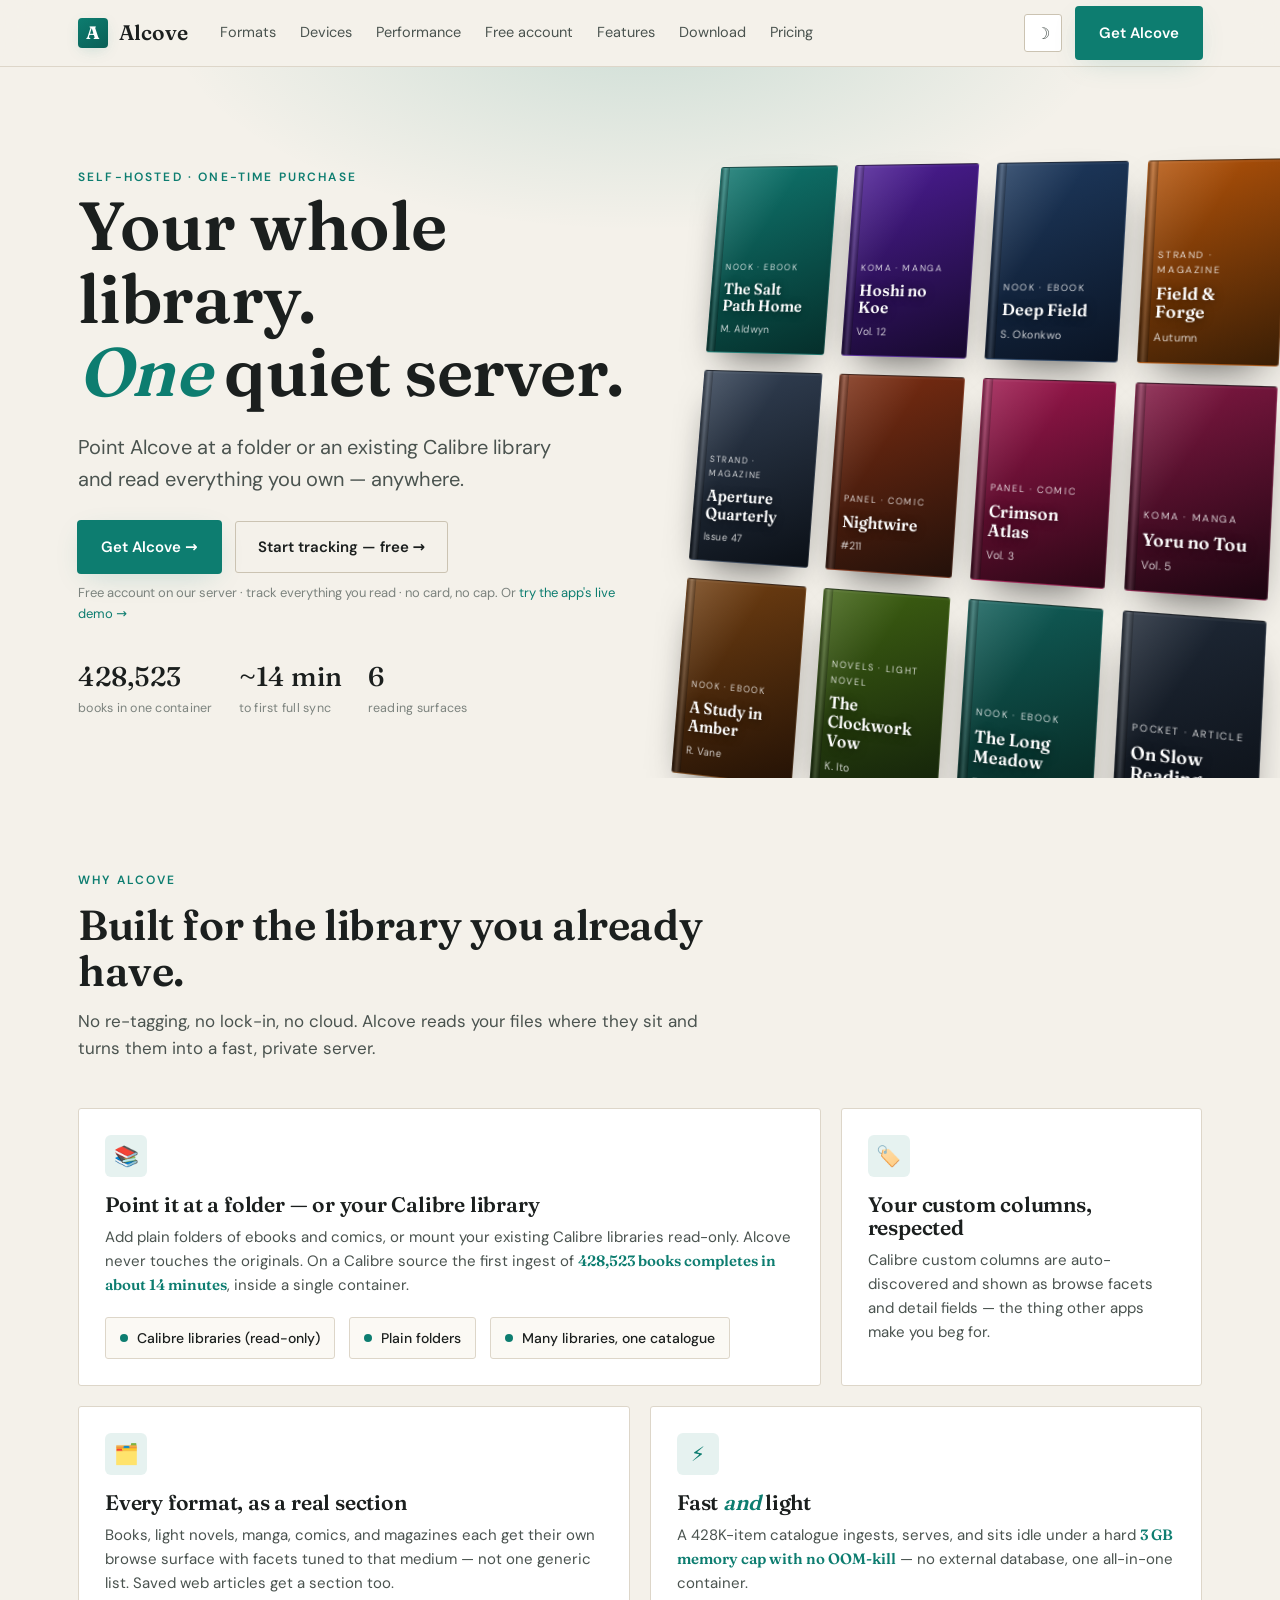
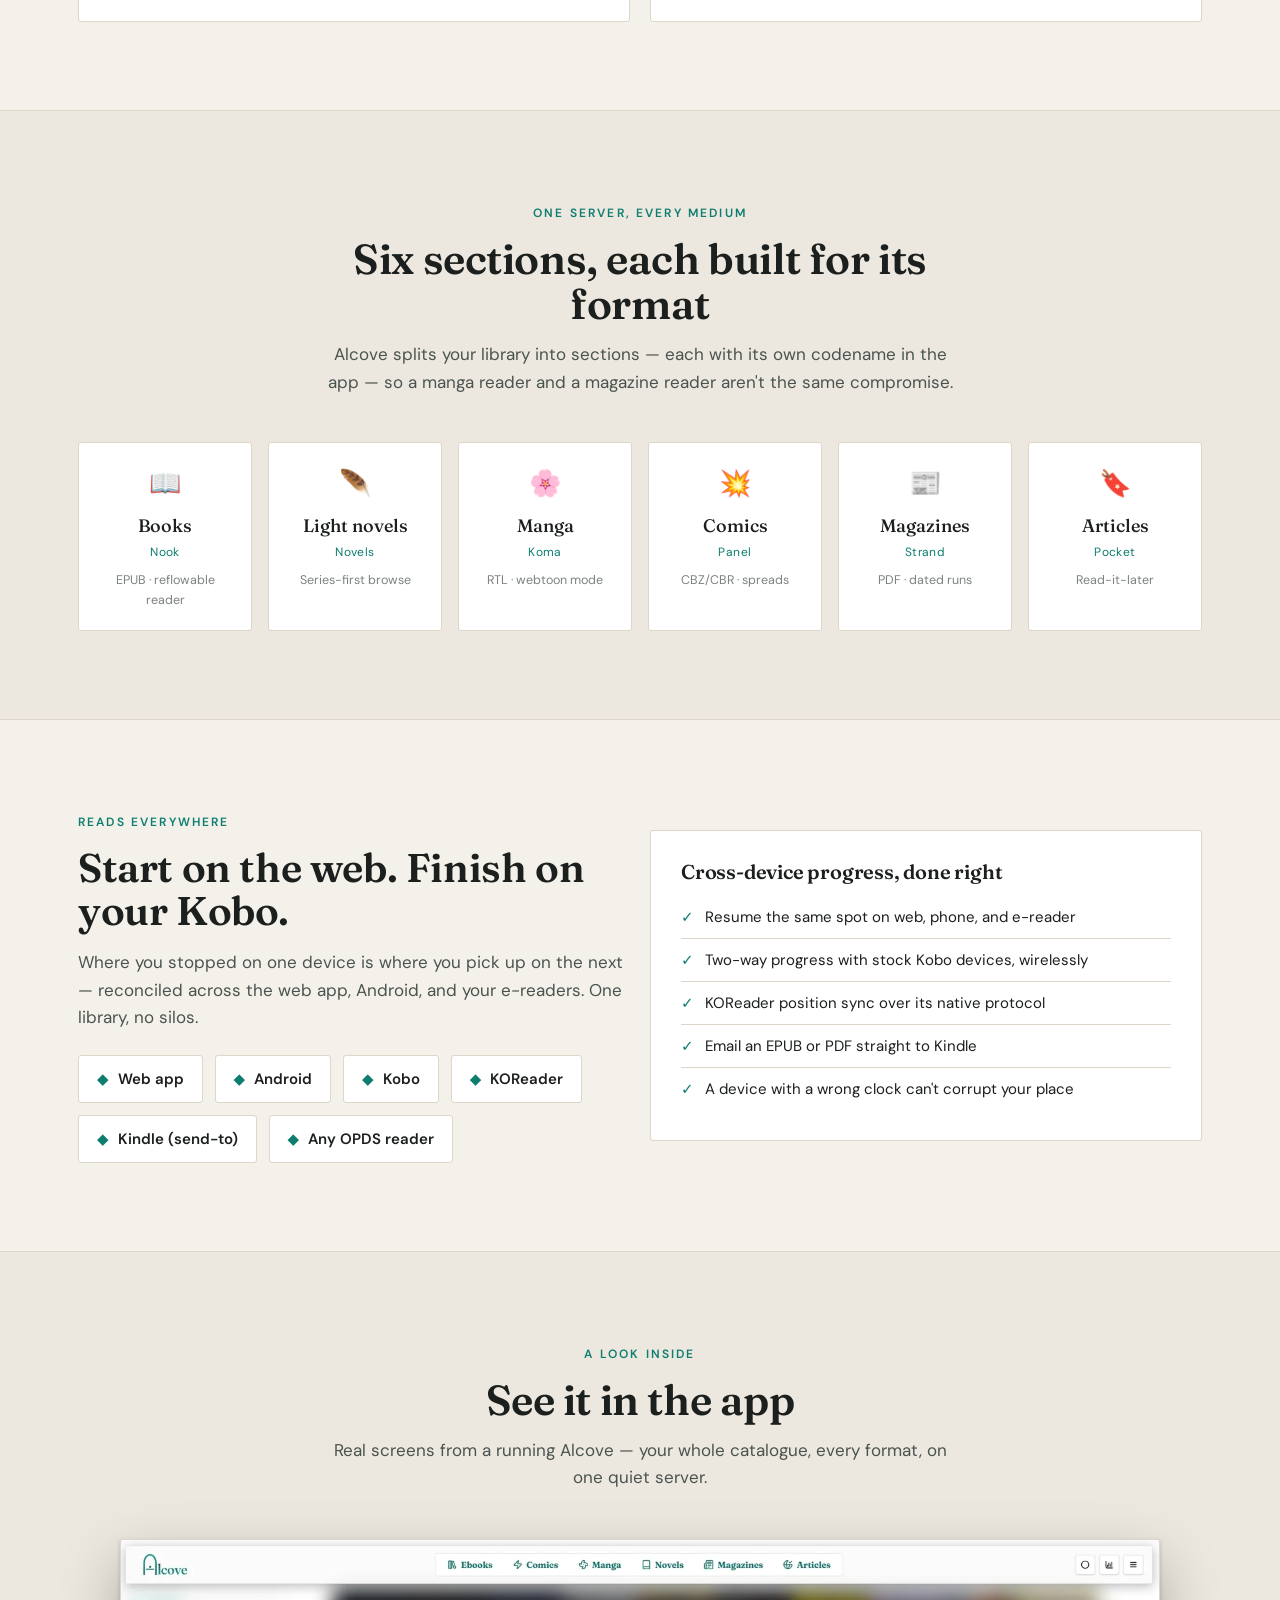
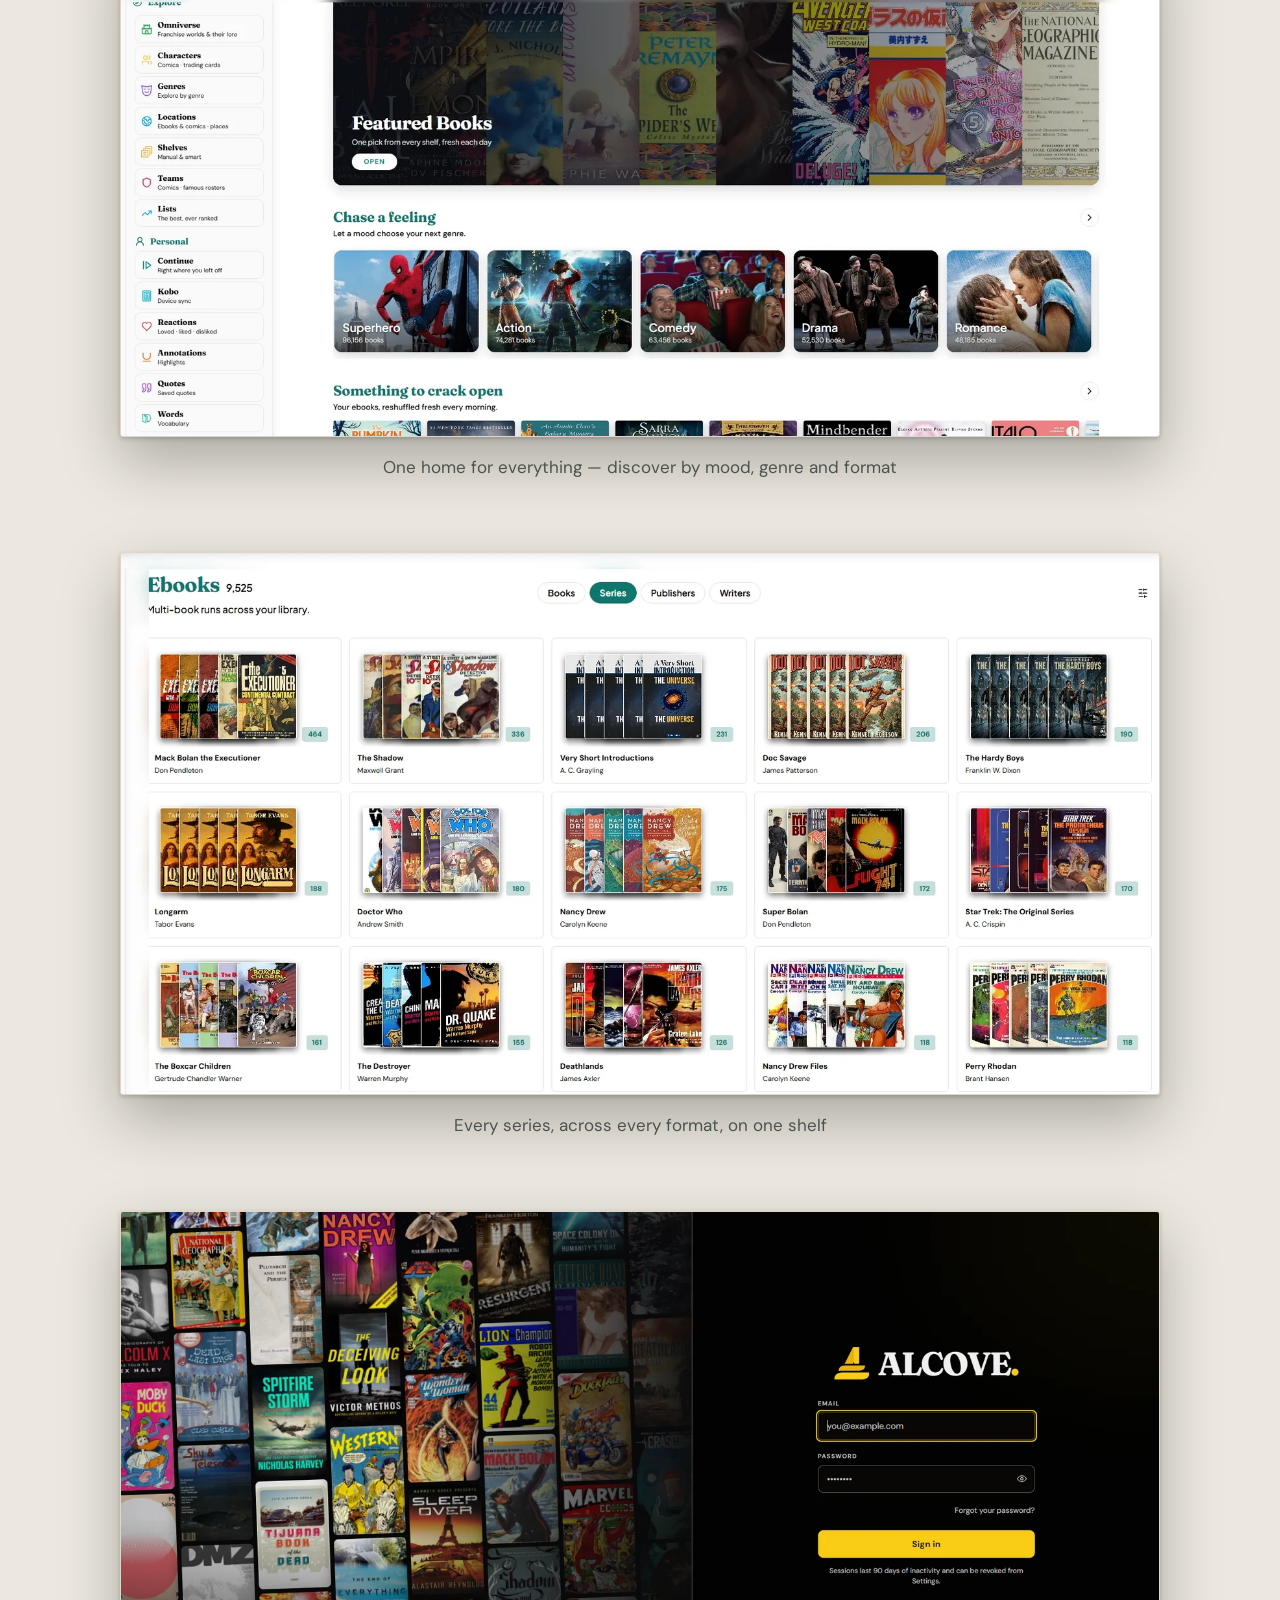
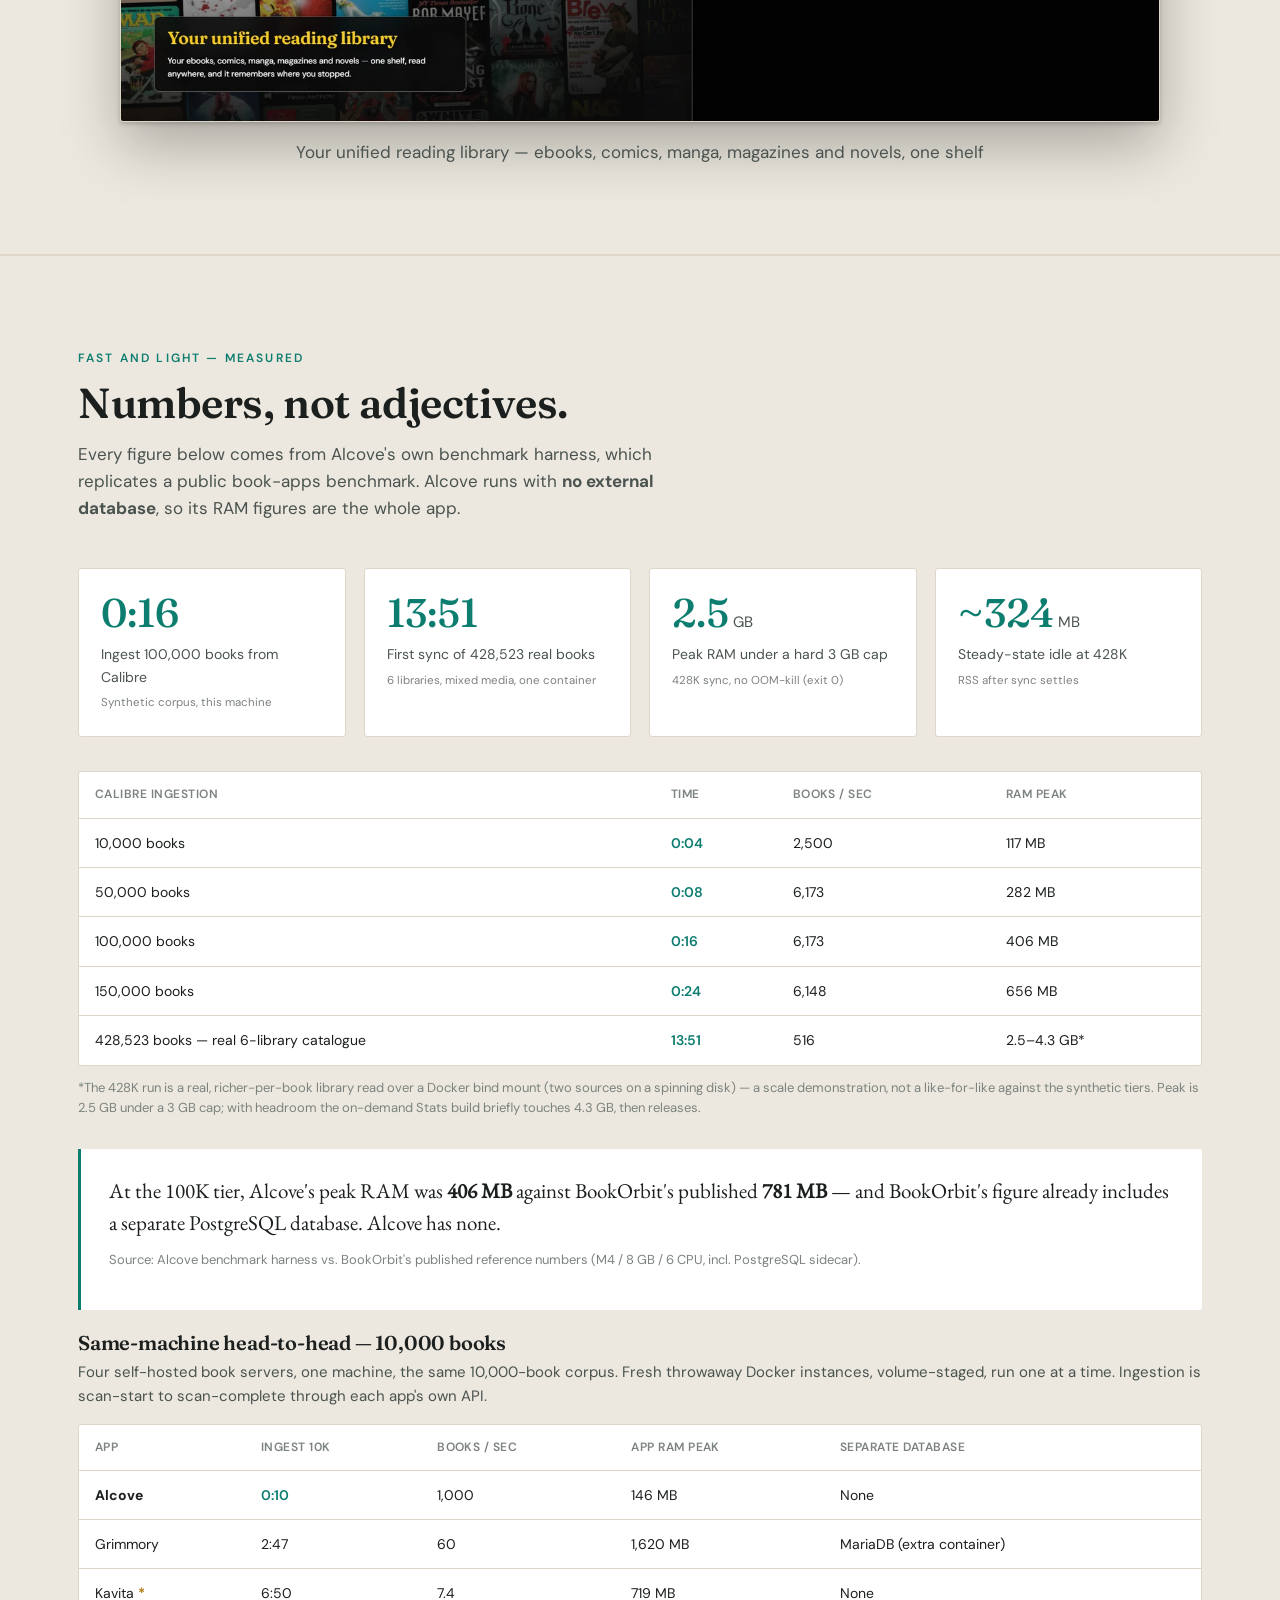
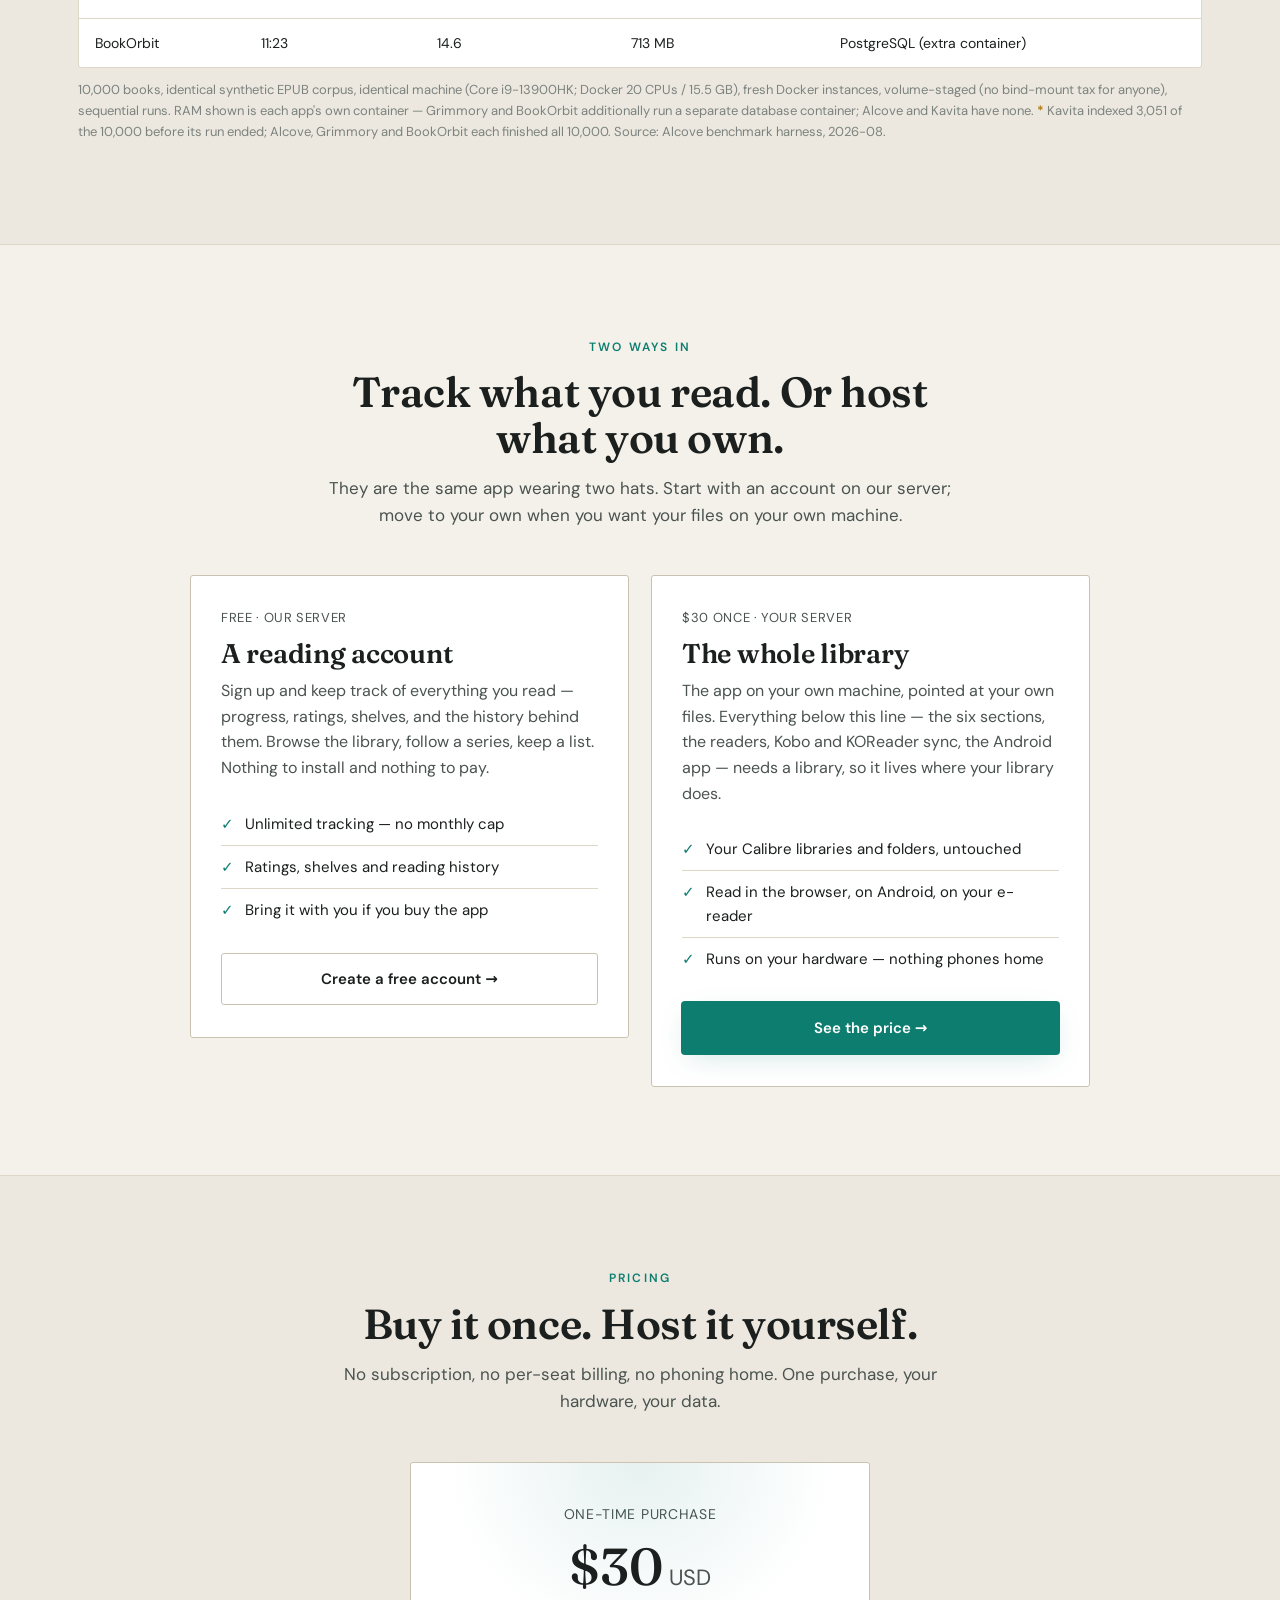
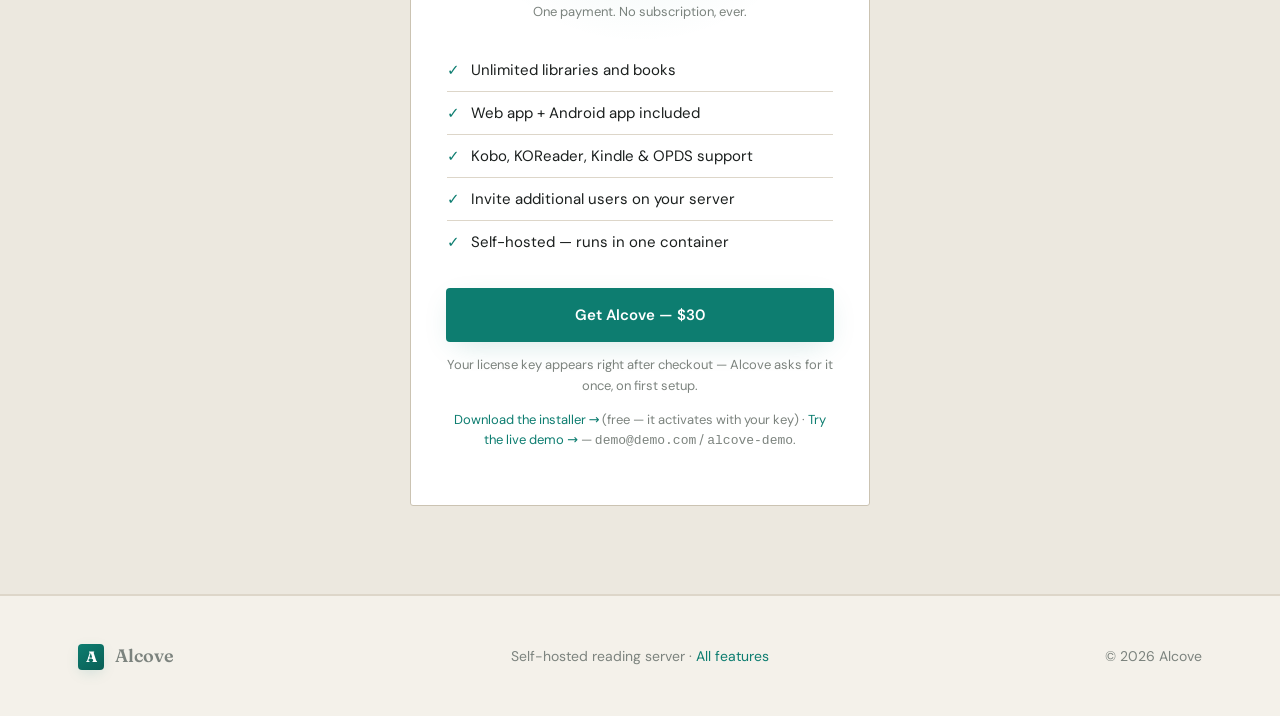
<file: index.html>
<!doctype html>
<html lang="en" data-theme="dark">
<head>
  <meta charset="utf-8" />
  <meta name="viewport" content="width=device-width, initial-scale=1" />
  <title>Alcove — your whole library, one self-hosted server</title>
  <meta name="description" content="Point Alcove at a folder or a Calibre library and read your entire catalogue — books, novels, manga, comics, magazines — on the web, Android, Kobo, KOReader, and Kindle. Self-hosted, one-time purchase." />
  <!-- Fonts are self-hosted in assets/fonts and declared in site.css. No CDN. -->
  <link rel="stylesheet" href="assets/site.css" />
</head>
<body>

  <!-- NAV -->
  <header class="nav">
    <div class="wrap nav-in">
      <a class="brand" href="index.html"><span class="mark">A</span> Alcove</a>
      <nav class="nav-links">
        <a href="index.html#formats">Formats</a>
        <a href="index.html#everywhere">Devices</a>
        <a href="index.html#performance">Performance</a>
        <a href="index.html#tracker">Free account</a>
        <a href="features.html">Features</a>
        <a href="https://github.com/raafayawan/alcove-server/releases/latest" target="_blank" rel="noopener">Download</a>
        <a href="index.html#pricing">Pricing</a>
      </nav>
      <div class="nav-right">
        <button class="theme-toggle" title="Toggle light / dark" aria-label="Toggle theme">☀</button>
        <a class="btn btn-primary" href="index.html#pricing">Get Alcove</a>
      </div>
    </div>
  </header>

  <!-- HERO -->
  <section class="hero">
    <div class="wrap hero-grid">
      <div>
        <span class="eyebrow">Self-hosted · one-time purchase</span>
        <h1>Your whole library.<br /><span class="em">One</span> quiet server.</h1>
        <p class="hero-sub">Point Alcove at a folder or an existing Calibre library and read everything you own — anywhere.</p>
        <div class="hero-cta">
          <a class="btn btn-primary" href="index.html#pricing">Get Alcove →</a>
          <a class="btn btn-ghost" href="https://alcove.raafayawan.com/signup">Start tracking — free →</a>
        </div>
        <p class="tiny" style="margin-top:10px">Free account on our server · track everything you read · no card, no cap. Or <a href="https://alcove-demo.raafayawan.com" target="_blank" rel="noopener" style="color:var(--accent)">try the app's live demo →</a></p>
        <div class="hero-meta">
          <div class="stat"><div class="n">428,523</div><div class="l">books in one container</div></div>
          <div class="stat"><div class="n">~14&nbsp;min</div><div class="l">to first full sync</div></div>
          <div class="stat"><div class="n">6</div><div class="l">reading surfaces</div></div>
        </div>
      </div>

      <!-- Cover wall -->
      <div class="coverwall" aria-hidden="true">
        <div class="coverwall-inner">
          <div class="cw-col drift-a">
            <div class="cover p1"><div class="kicker">Nook · Ebook</div><div class="ct">The Salt Path Home</div><div class="ca">M. Aldwyn</div></div>
            <div class="cover p6"><div class="kicker">Strand · Magazine</div><div class="ct">Aperture Quarterly</div><div class="ca">Issue 47</div></div>
            <div class="cover p9"><div class="kicker">Nook · Ebook</div><div class="ct">A Study in Amber</div><div class="ca">R. Vane</div></div>
          </div>
          <div class="cw-col drift-b">
            <div class="cover p4"><div class="kicker">Koma · Manga</div><div class="ct">Hoshi no Koe</div><div class="ca">Vol. 12</div></div>
            <div class="cover p2"><div class="kicker">Panel · Comic</div><div class="ct">Nightwire</div><div class="ca">#211</div></div>
            <div class="cover p11"><div class="kicker">Novels · Light novel</div><div class="ct">The Clockwork Vow</div><div class="ca">K. Ito</div></div>
          </div>
          <div class="cw-col drift-c">
            <div class="cover p3"><div class="kicker">Nook · Ebook</div><div class="ct">Deep Field</div><div class="ca">S. Okonkwo</div></div>
            <div class="cover p7"><div class="kicker">Panel · Comic</div><div class="ct">Crimson Atlas</div><div class="ca">Vol. 3</div></div>
            <div class="cover p8"><div class="kicker">Nook · Ebook</div><div class="ct">The Long Meadow</div><div class="ca">E. Harlow</div></div>
          </div>
          <div class="cw-col drift-a">
            <div class="cover p5"><div class="kicker">Strand · Magazine</div><div class="ct">Field & Forge</div><div class="ca">Autumn</div></div>
            <div class="cover p12"><div class="kicker">Koma · Manga</div><div class="ct">Yoru no Tou</div><div class="ca">Vol. 5</div></div>
            <div class="cover p10"><div class="kicker">Pocket · Article</div><div class="ct">On Slow Reading</div><div class="ca">Saved</div></div>
          </div>
        </div>
      </div>
    </div>
  </section>

  <!-- DIFFERENTIATORS -->
  <section class="band">
    <div class="wrap">
      <div class="sec-head">
        <span class="eyebrow">Why Alcove</span>
        <h2>Built for the library you already have.</h2>
        <p>No re-tagging, no lock-in, no cloud. Alcove reads your files where they sit and turns them into a fast, private server.</p>
      </div>

      <div class="diff">
        <!-- Big: folder OR calibre -->
        <div class="card span-8">
          <div class="ico">📚</div>
          <h3>Point it at a folder — or your Calibre library</h3>
          <p>Add plain folders of ebooks and comics, or mount your existing Calibre libraries read-only. Alcove never touches the originals. On a Calibre source the first ingest of <span class="num">428,523 books completes in about 14 minutes</span>, inside a single container.</p>
          <div class="mediarow">
            <span class="mediachip"><span class="dot"></span> Calibre libraries (read-only)</span>
            <span class="mediachip"><span class="dot"></span> Plain folders</span>
            <span class="mediachip"><span class="dot"></span> Many libraries, one catalogue</span>
          </div>
        </div>

        <!-- Custom fields -->
        <div class="card span-4">
          <div class="ico">🏷️</div>
          <h3>Your custom columns, respected</h3>
          <p>Calibre custom columns are auto-discovered and shown as browse facets and detail fields — the thing other apps make you beg for.</p>
        </div>

        <!-- Every format -->
        <div class="card span-6">
          <div class="ico">🗂️</div>
          <h3>Every format, as a real section</h3>
          <p>Books, light novels, manga, comics, and magazines each get their own browse surface with facets tuned to that medium — not one generic list. Saved web articles get a section too.</p>
        </div>

        <!-- Fast and light -->
        <div class="card span-6">
          <div class="ico">⚡</div>
          <h3>Fast <em style="font-style:italic;color:var(--accent)">and</em> light</h3>
          <p>A 428K-item catalogue ingests, serves, and sits idle under a hard <span class="num">3&nbsp;GB memory cap with no OOM-kill</span> — no external database, one all-in-one container.</p>
        </div>
      </div>
    </div>
  </section>

  <!-- FORMATS -->
  <section class="band band-alt" id="formats">
    <div class="wrap">
      <div class="sec-head center">
        <span class="eyebrow">One server, every medium</span>
        <h2>Six sections, each built for its format</h2>
        <p style="margin-left:auto;margin-right:auto">Alcove splits your library into sections — each with its own codename in the app — so a manga reader and a magazine reader aren't the same compromise.</p>
      </div>
      <div class="sections-row">
        <div class="sectile"><div class="emoji">📖</div><div class="nm">Books</div><div class="cd">Nook</div><div class="ds">EPUB · reflowable reader</div></div>
        <div class="sectile"><div class="emoji">🪶</div><div class="nm">Light novels</div><div class="cd">Novels</div><div class="ds">Series-first browse</div></div>
        <div class="sectile"><div class="emoji">🌸</div><div class="nm">Manga</div><div class="cd">Koma</div><div class="ds">RTL · webtoon mode</div></div>
        <div class="sectile"><div class="emoji">💥</div><div class="nm">Comics</div><div class="cd">Panel</div><div class="ds">CBZ/CBR · spreads</div></div>
        <div class="sectile"><div class="emoji">📰</div><div class="nm">Magazines</div><div class="cd">Strand</div><div class="ds">PDF · dated runs</div></div>
        <div class="sectile"><div class="emoji">🔖</div><div class="nm">Articles</div><div class="cd">Pocket</div><div class="ds">Read-it-later</div></div>
      </div>
    </div>
  </section>

  <!-- READS EVERYWHERE -->
  <section class="band" id="everywhere">
    <div class="wrap">
      <div class="diff" style="align-items:center">
        <div class="span-6">
          <span class="eyebrow">Reads everywhere</span>
          <h2 style="font-size:clamp(28px,3.6vw,40px);margin:12px 0 16px">Start on the web. Finish on your Kobo.</h2>
          <p class="muted" style="font-size:17px">Where you stopped on one device is where you pick up on the next — reconciled across the web app, Android, and your e-readers. One library, no silos.</p>
          <div class="devices" style="margin-top:24px">
            <span class="devbadge"><span class="g">◆</span> Web app</span>
            <span class="devbadge"><span class="g">◆</span> Android</span>
            <span class="devbadge"><span class="g">◆</span> Kobo</span>
            <span class="devbadge"><span class="g">◆</span> KOReader</span>
            <span class="devbadge"><span class="g">◆</span> Kindle (send-to)</span>
            <span class="devbadge"><span class="g">◆</span> Any OPDS reader</span>
          </div>
        </div>
        <div class="span-6">
          <div class="card" style="padding:30px">
            <h3 style="font-size:20px;margin-bottom:14px">Cross-device progress, done right</h3>
            <ul class="price-list" style="margin:0">
              <li><span class="ck">✓</span> Resume the same spot on web, phone, and e-reader</li>
              <li><span class="ck">✓</span> Two-way progress with stock Kobo devices, wirelessly</li>
              <li><span class="ck">✓</span> KOReader position sync over its native protocol</li>
              <li><span class="ck">✓</span> Email an EPUB or PDF straight to Kindle</li>
              <li style="border-bottom:none"><span class="ck">✓</span> A device with a wrong clock can't corrupt your place</li>
            </ul>
          </div>
        </div>
      </div>
    </div>
  </section>

  <!-- SCREENSHOTS -->
  <section class="band band-alt" id="screens">
    <div class="wrap">
      <div class="sec-head center">
        <span class="eyebrow">A look inside</span>
        <h2>See it in the app</h2>
        <p style="margin-left:auto;margin-right:auto">Real screens from a running Alcove — your whole catalogue, every format, on one quiet server.</p>
      </div>
      <div class="shots">
        <figure class="shot">
          <div class="shot-frame">
            <img src="assets/shots/dashboard.webp" loading="lazy" width="1600" height="764"
                 alt="Alcove dashboard: a Featured Books cover banner and mood-based genre tiles (Superhero, Action, Comedy, Drama, Romance) over a personal library." />
          </div>
          <figcaption>One home for everything — discover by mood, genre and format</figcaption>
        </figure>
        <figure class="shot">
          <div class="shot-frame">
            <img src="assets/shots/series.webp" loading="lazy" width="1600" height="834"
                 alt="Ebooks browse showing series as fanned cover stacks — Mack Bolan, Doc Savage, The Hardy Boys, Nancy Drew, Star Trek — each with its book count." />
          </div>
          <figcaption>Every series, across every format, on one shelf</figcaption>
        </figure>
        <figure class="shot">
          <div class="shot-frame">
            <img src="assets/shots/sign-in.webp" loading="lazy" width="1600" height="785"
                 alt="Alcove sign-in: a wall of real book, comic and magazine covers beside a dark sign-in panel with the Alcove logo, email and password fields." />
          </div>
          <figcaption>Your unified reading library — ebooks, comics, manga, magazines and novels, one shelf</figcaption>
        </figure>
      </div>
    </div>
  </section>

  <!-- PERFORMANCE -->
  <section class="band band-alt" id="performance">
    <div class="wrap">
      <div class="sec-head">
        <span class="eyebrow">Fast and light — measured</span>
        <h2>Numbers, not adjectives.</h2>
        <p>Every figure below comes from Alcove's own benchmark harness, which replicates a public book-apps benchmark. Alcove runs with <strong>no external database</strong>, so its RAM figures are the whole app.</p>
      </div>

      <div class="perf-grid">
        <div class="metric"><div class="big">0:16<span class="unit"></span></div><div class="lab">Ingest 100,000 books from Calibre</div><div class="src">Synthetic corpus, this machine</div></div>
        <div class="metric"><div class="big">13:51<span class="unit"></span></div><div class="lab">First sync of 428,523 real books</div><div class="src">6 libraries, mixed media, one container</div></div>
        <div class="metric"><div class="big">2.5<span class="unit">&nbsp;GB</span></div><div class="lab">Peak RAM under a hard 3&nbsp;GB cap</div><div class="src">428K sync, no OOM-kill (exit 0)</div></div>
        <div class="metric"><div class="big">~324<span class="unit">&nbsp;MB</span></div><div class="lab">Steady-state idle at 428K</div><div class="src">RSS after sync settles</div></div>
      </div>

      <div class="table-wrap">
        <table class="perf">
          <thead>
            <tr><th>Calibre ingestion</th><th>Time</th><th>Books / sec</th><th>RAM peak</th></tr>
          </thead>
          <tbody>
            <tr><td>10,000 books</td><td class="hi">0:04</td><td>2,500</td><td>117 MB</td></tr>
            <tr><td>50,000 books</td><td class="hi">0:08</td><td>6,173</td><td>282 MB</td></tr>
            <tr><td>100,000 books</td><td class="hi">0:16</td><td>6,173</td><td>406 MB</td></tr>
            <tr><td>150,000 books</td><td class="hi">0:24</td><td>6,148</td><td>656 MB</td></tr>
            <tr><td>428,523 books — real 6-library catalogue</td><td class="hi">13:51</td><td>516</td><td>2.5–4.3 GB*</td></tr>
          </tbody>
        </table>
      </div>
      <p class="tiny" style="margin-top:12px">*The 428K run is a real, richer-per-book library read over a Docker bind mount (two sources on a spinning disk) — a scale demonstration, not a like-for-like against the synthetic tiers. Peak is 2.5&nbsp;GB under a 3&nbsp;GB cap; with headroom the on-demand Stats build briefly touches 4.3&nbsp;GB, then releases.</p>

      <!-- Contrast callout -->
      <div class="callout">
        <div class="q">At the 100K tier, Alcove's peak RAM was <strong>406&nbsp;MB</strong> against BookOrbit's published <strong>781&nbsp;MB</strong> — and BookOrbit's figure already includes a separate PostgreSQL database. Alcove has none.</div>
        <p class="tiny" style="margin-top:12px">Source: Alcove benchmark harness vs. BookOrbit's published reference numbers (M4 / 8&nbsp;GB / 6&nbsp;CPU, incl. PostgreSQL sidecar).</p>
      </div>

      <!-- Head-to-head — same-machine 10K -->
      <div class="h2h">
        <h3 style="font-size:20px;margin:0 0 6px">Same-machine head-to-head — 10,000 books</h3>
        <p class="muted" style="margin:0 0 16px;font-size:15px">Four self-hosted book servers, one machine, the same 10,000-book corpus. Fresh throwaway Docker instances, volume-staged, run one at a time. Ingestion is scan-start to scan-complete through each app's own API.</p>
        <div class="table-wrap">
          <table class="perf">
            <thead>
              <tr><th>App</th><th>Ingest 10K</th><th>Books / sec</th><th>App RAM peak</th><th>Separate database</th></tr>
            </thead>
            <tbody>
              <tr><td><strong>Alcove</strong></td><td class="hi">0:10</td><td>1,000</td><td>146 MB</td><td>None</td></tr>
              <tr><td>Grimmory</td><td>2:47</td><td>60</td><td>1,620 MB</td><td>MariaDB (extra container)</td></tr>
              <tr><td>Kavita <span class="mk">*</span></td><td>6:50</td><td>7.4</td><td>719 MB</td><td>None</td></tr>
              <tr><td>BookOrbit</td><td>11:23</td><td>14.6</td><td>713 MB</td><td>PostgreSQL (extra container)</td></tr>
            </tbody>
          </table>
        </div>
        <p class="tiny" style="margin-top:12px">10,000 books, identical synthetic EPUB corpus, identical machine (Core&nbsp;i9-13900HK; Docker 20&nbsp;CPUs / 15.5&nbsp;GB), fresh Docker instances, volume-staged (no bind-mount tax for anyone), sequential runs. RAM shown is each app's own container — Grimmory and BookOrbit additionally run a separate database container; Alcove and Kavita have none. <span class="mk">*</span>&nbsp;Kavita indexed 3,051 of the 10,000 before its run ended; Alcove, Grimmory and BookOrbit each finished all 10,000. Source: Alcove benchmark harness, 2026-08.</p>
      </div>
    </div>
  </section>

  <!-- PRICING -->
  <!-- TWO WAYS IN — the free hosted tracker beside the paid self-hosted app.
       Added because the site sold the app and gave no sign the free account
       existed, which is the top of the funnel. Sits immediately before Pricing
       so the reader meets the free option before the price. -->
  <section class="band" id="tracker">
    <div class="wrap">
      <div class="sec-head center">
        <span class="eyebrow">Two ways in</span>
        <h2>Track what you read. Or host what you own.</h2>
        <p style="margin-left:auto;margin-right:auto">They are the same app wearing two hats. Start with an account on our server; move to your own when you want your files on your own machine.</p>
      </div>

      <div class="two-ways">
        <div class="way">
          <div class="way-tag">Free · our server</div>
          <h3>A reading account</h3>
          <p>Sign up and keep track of everything you read — progress, ratings, shelves, and the history behind them. Browse the library, follow a series, keep a list. Nothing to install and nothing to pay.</p>
          <ul class="price-list">
            <li><span class="ck">✓</span> Unlimited tracking — no monthly cap</li>
            <li><span class="ck">✓</span> Ratings, shelves and reading history</li>
            <li style="border-bottom:none"><span class="ck">✓</span> Bring it with you if you buy the app</li>
          </ul>
          <a class="btn btn-ghost" style="width:100%;justify-content:center" href="https://alcove.raafayawan.com/signup">Create a free account →</a>
        </div>

        <div class="way">
          <div class="way-tag">$30 once · your server</div>
          <h3>The whole library</h3>
          <p>The app on your own machine, pointed at your own files. Everything below this line — the six sections, the readers, Kobo and KOReader sync, the Android app — needs a library, so it lives where your library does.</p>
          <ul class="price-list">
            <li><span class="ck">✓</span> Your Calibre libraries and folders, untouched</li>
            <li><span class="ck">✓</span> Read in the browser, on Android, on your e-reader</li>
            <li style="border-bottom:none"><span class="ck">✓</span> Runs on your hardware — nothing phones home</li>
          </ul>
          <a class="btn btn-primary" style="width:100%;justify-content:center" href="index.html#pricing">See the price →</a>
        </div>
      </div>
    </div>
  </section>

  <section class="band band-alt" id="pricing">
    <div class="wrap">
      <div class="sec-head center">
        <span class="eyebrow">Pricing</span>
        <h2>Buy it once. Host it yourself.</h2>
        <p style="margin-left:auto;margin-right:auto">No subscription, no per-seat billing, no phoning home. One purchase, your hardware, your data.</p>
      </div>

      <div class="price-card">
        <div class="once">One-time purchase</div>
        <div class="amt">$30<span class="cur"> USD</span></div>
        <p class="tiny" style="margin:-6px 0 4px">One payment. No subscription, ever.</p>
        <ul class="price-list">
          <li><span class="ck">✓</span> Unlimited libraries and books</li>
          <li><span class="ck">✓</span> Web app + Android app included</li>
          <li><span class="ck">✓</span> Kobo, KOReader, Kindle &amp; OPDS support</li>
          <li><span class="ck">✓</span> Invite additional users on your server</li>
          <li style="border-bottom:none"><span class="ck">✓</span> Self-hosted — runs in one container</li>
        </ul>
        <a class="btn btn-primary" style="width:100%;justify-content:center" href="https://buy.stripe.com/4gMbJ15LrfNt7Gu7PR8N200">Get Alcove — $30</a>
        <p class="tiny" style="margin-top:14px">Your license key appears right after checkout — Alcove asks for it once, on first setup.</p>
        <p class="tiny" style="margin-top:8px"><a href="https://github.com/raafayawan/alcove-server/releases/latest" target="_blank" rel="noopener" style="color:var(--accent)">Download the installer →</a> (free — it activates with your key) · <a href="https://alcove-demo.raafayawan.com" target="_blank" rel="noopener" style="color:var(--accent)">Try the live demo →</a> — <code>demo@demo.com</code> / <code>alcove-demo</code>.</p>
      </div>
    </div>
  </section>

  <!-- FOOTER -->
  <footer class="foot">
    <div class="wrap foot-in">
      <div class="brand" style="font-size:18px"><span class="mark" style="width:26px;height:26px;font-size:15px">A</span> Alcove</div>
      <div>Self-hosted reading server · <a href="features.html" style="color:var(--accent)">All features</a></div>
      <div>© 2026 Alcove</div>
    </div>
  </footer>

  <script src="assets/site.js"></script>
</body>
</html>
</file>
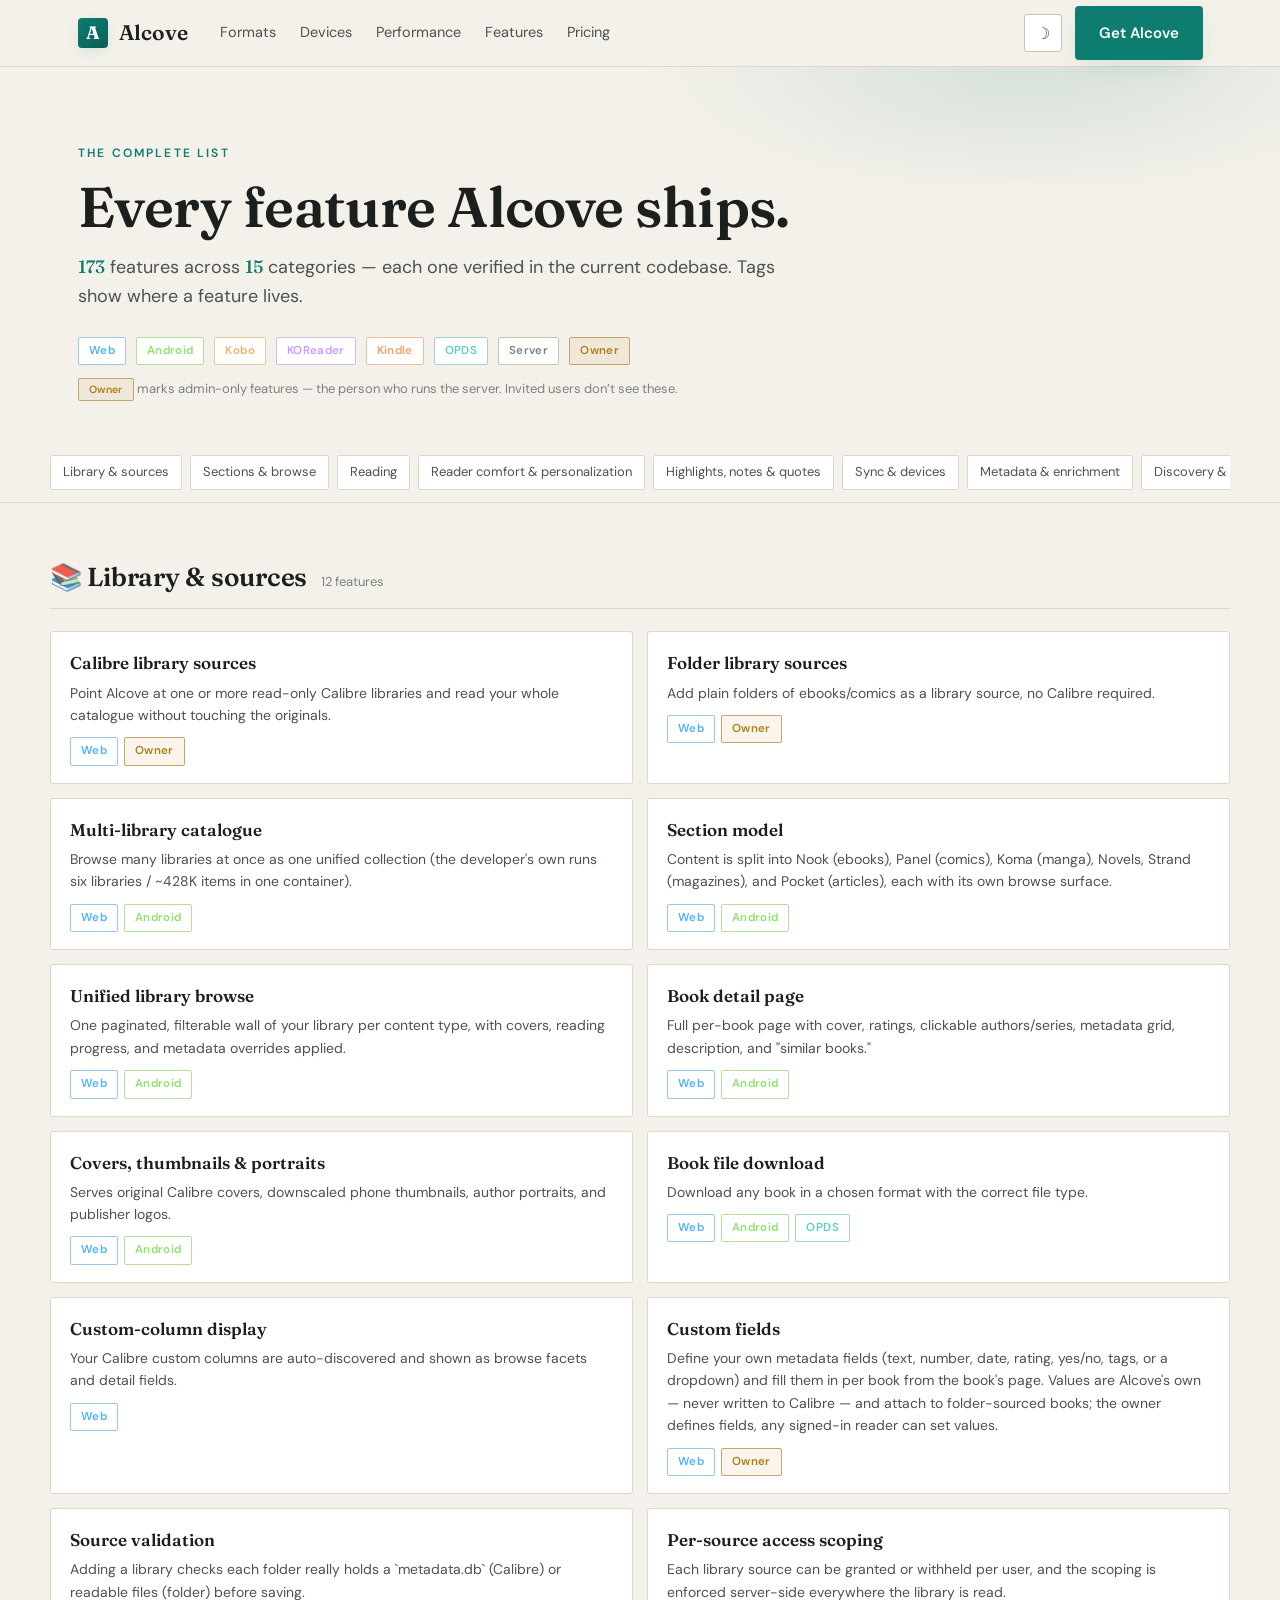
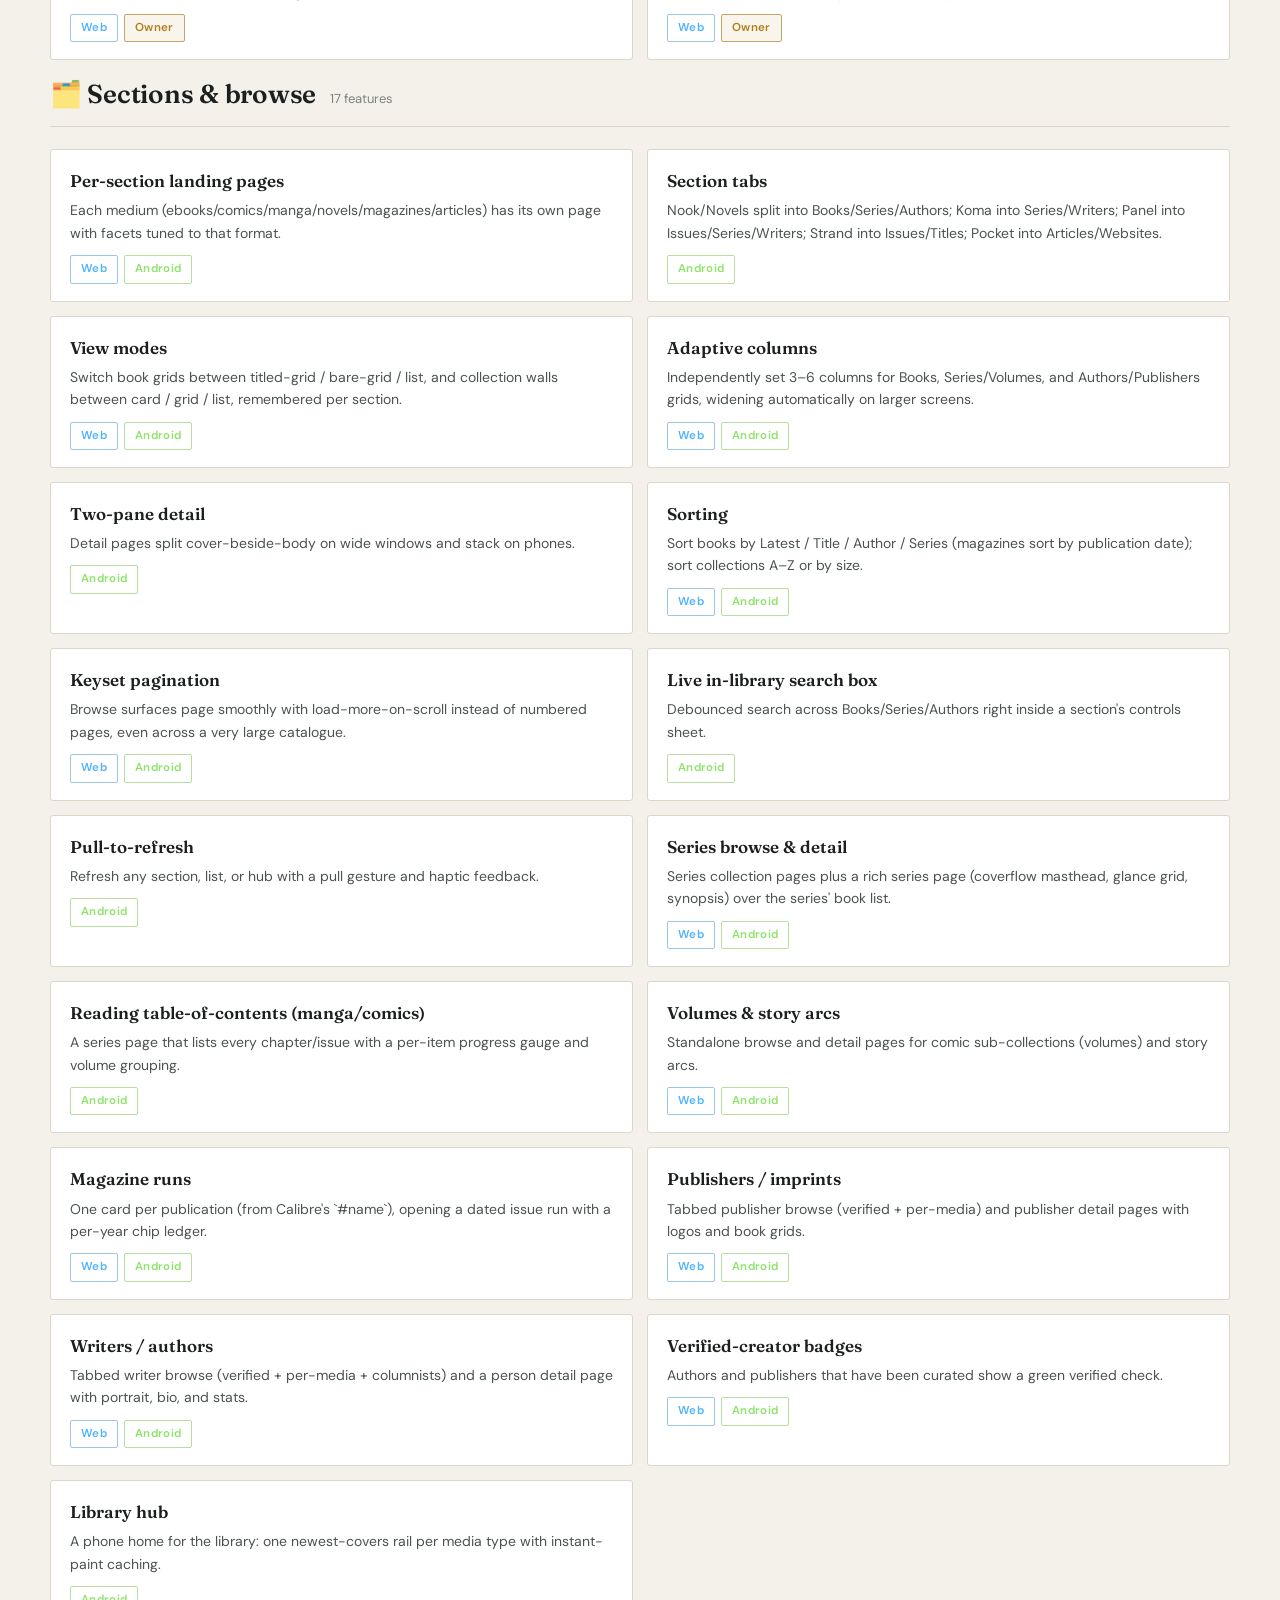
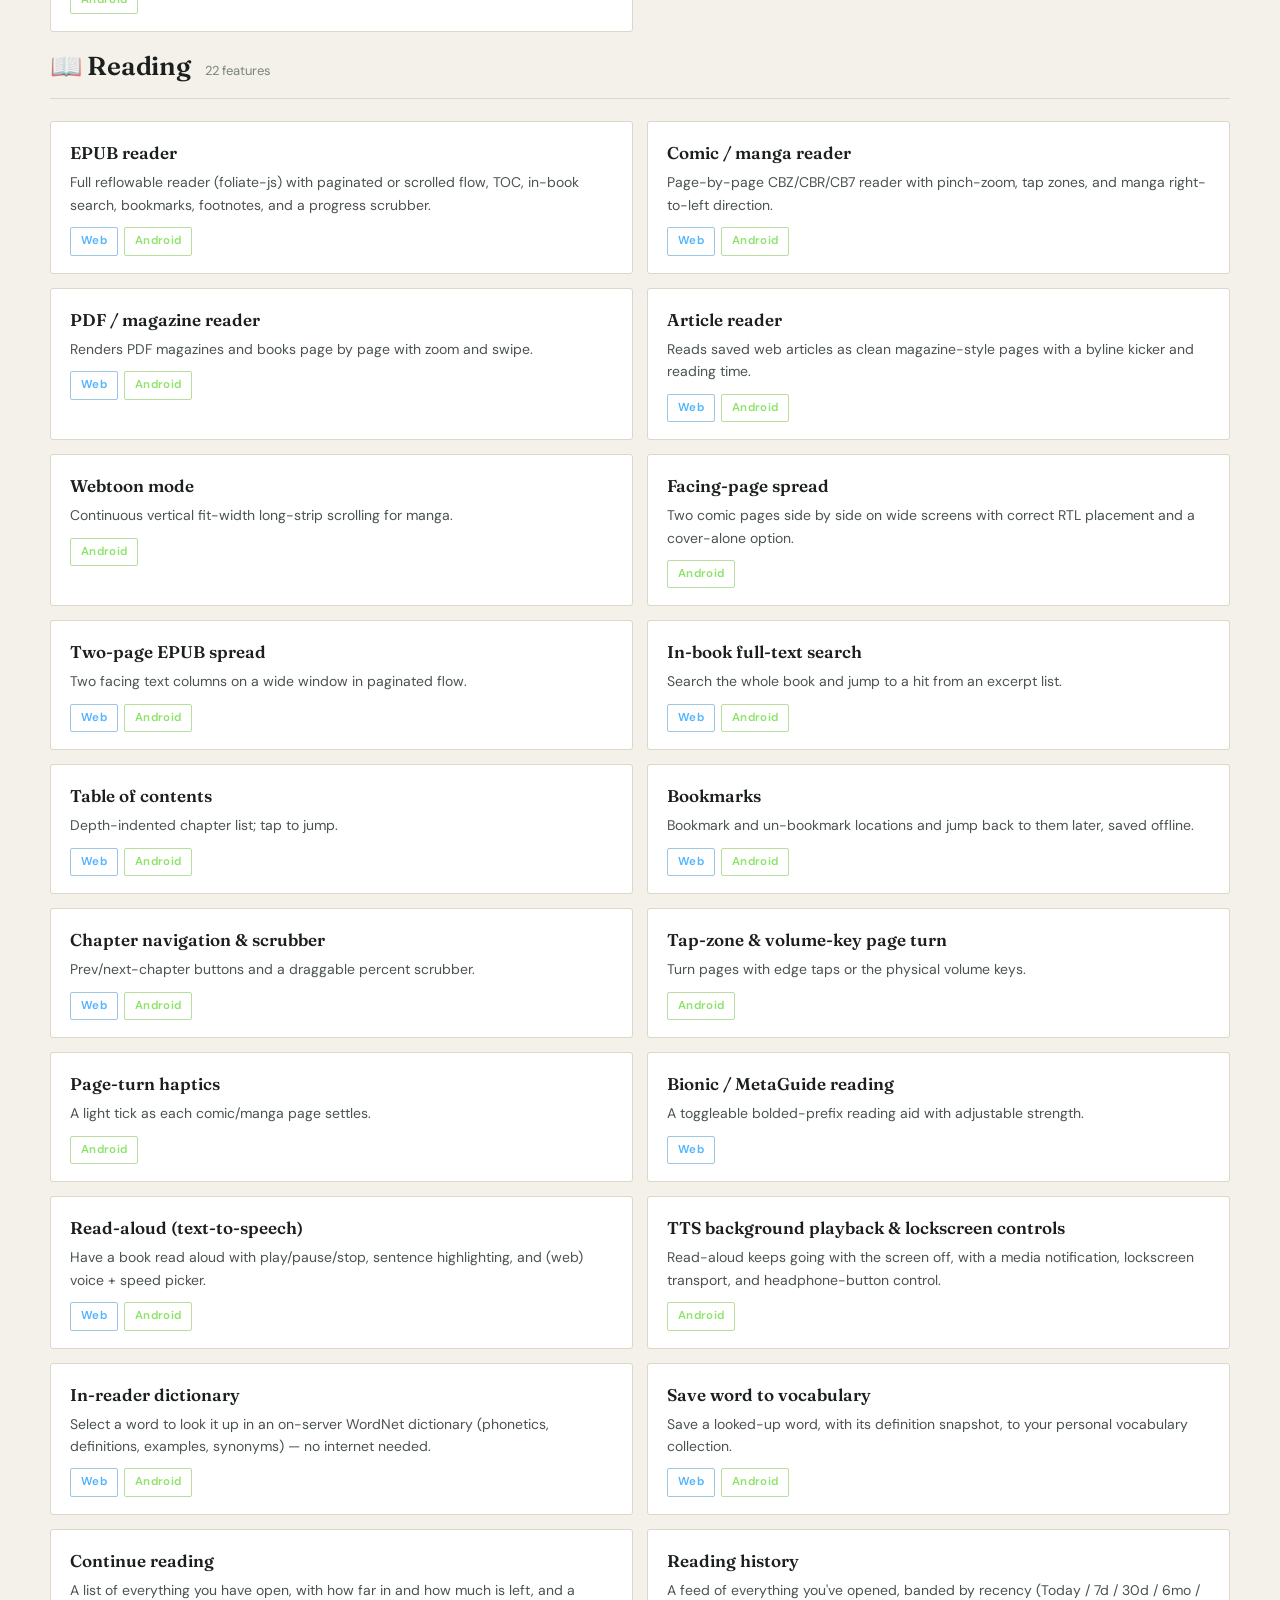
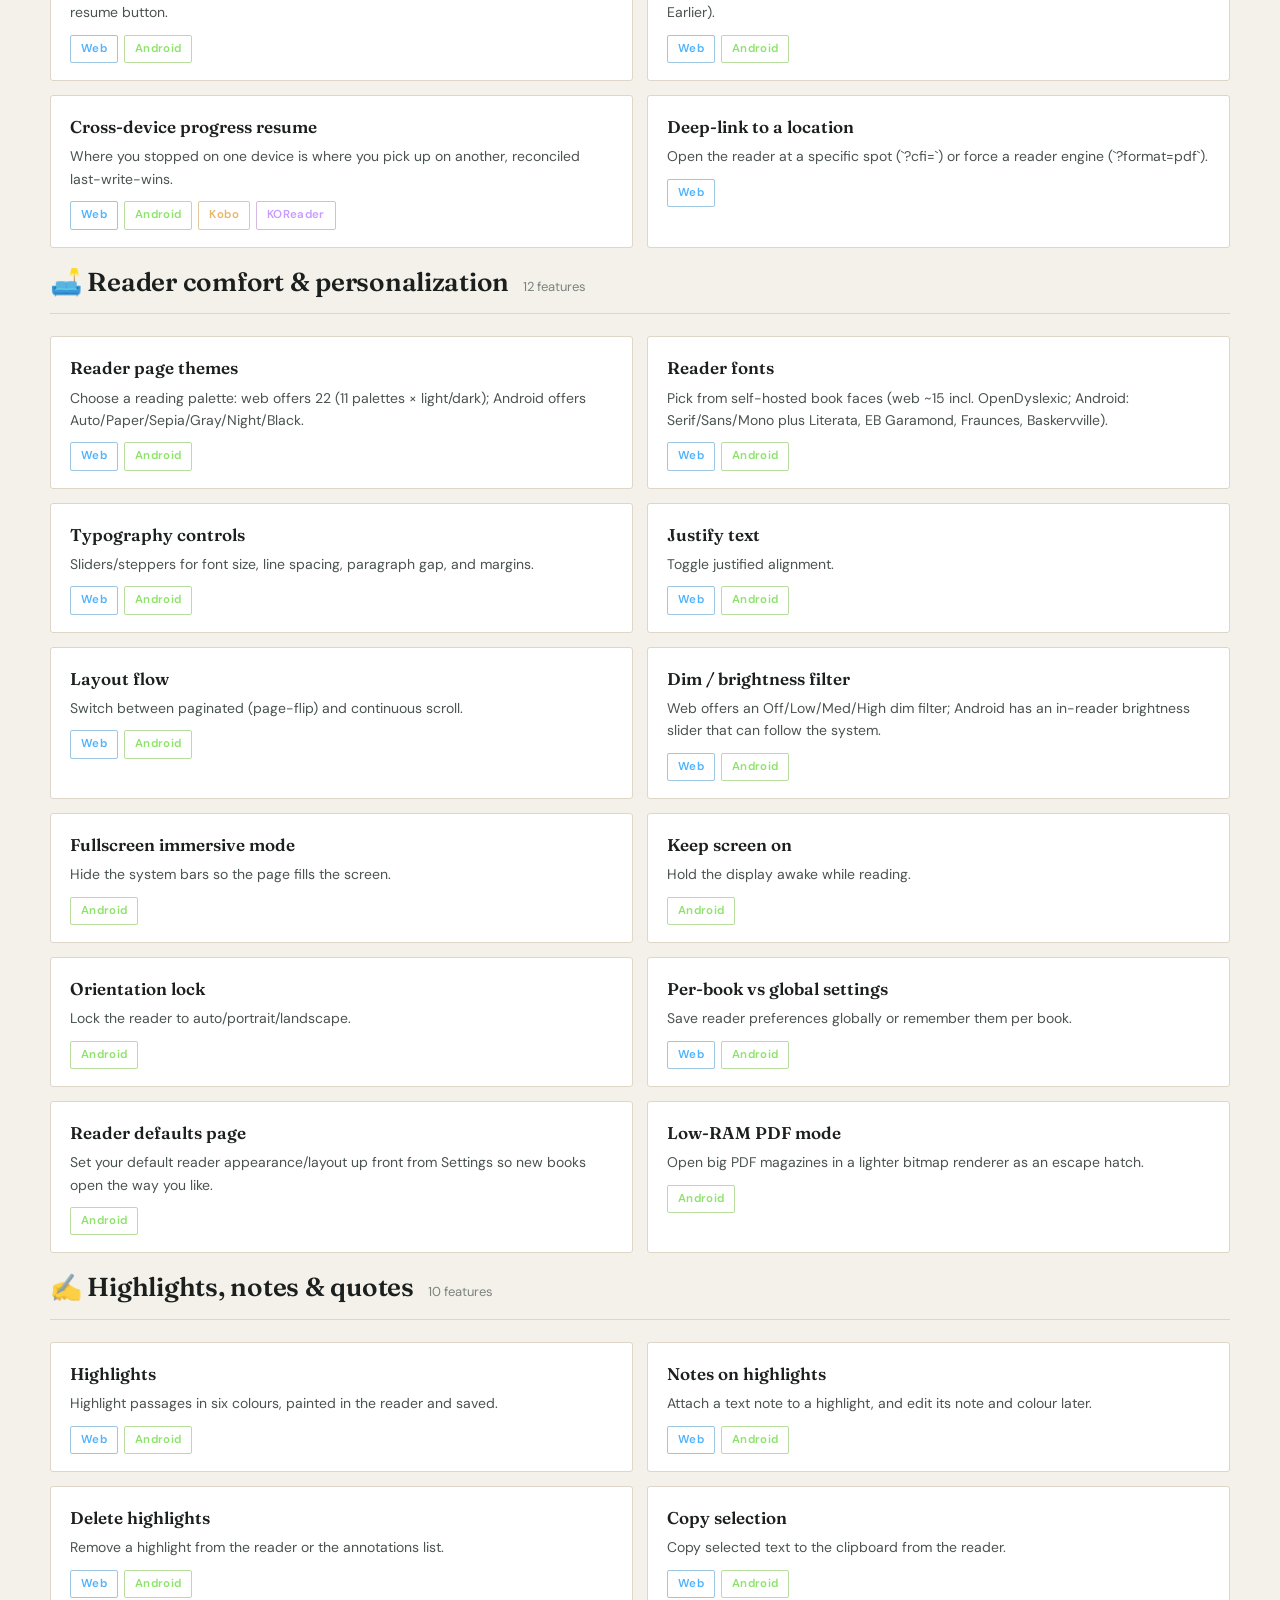
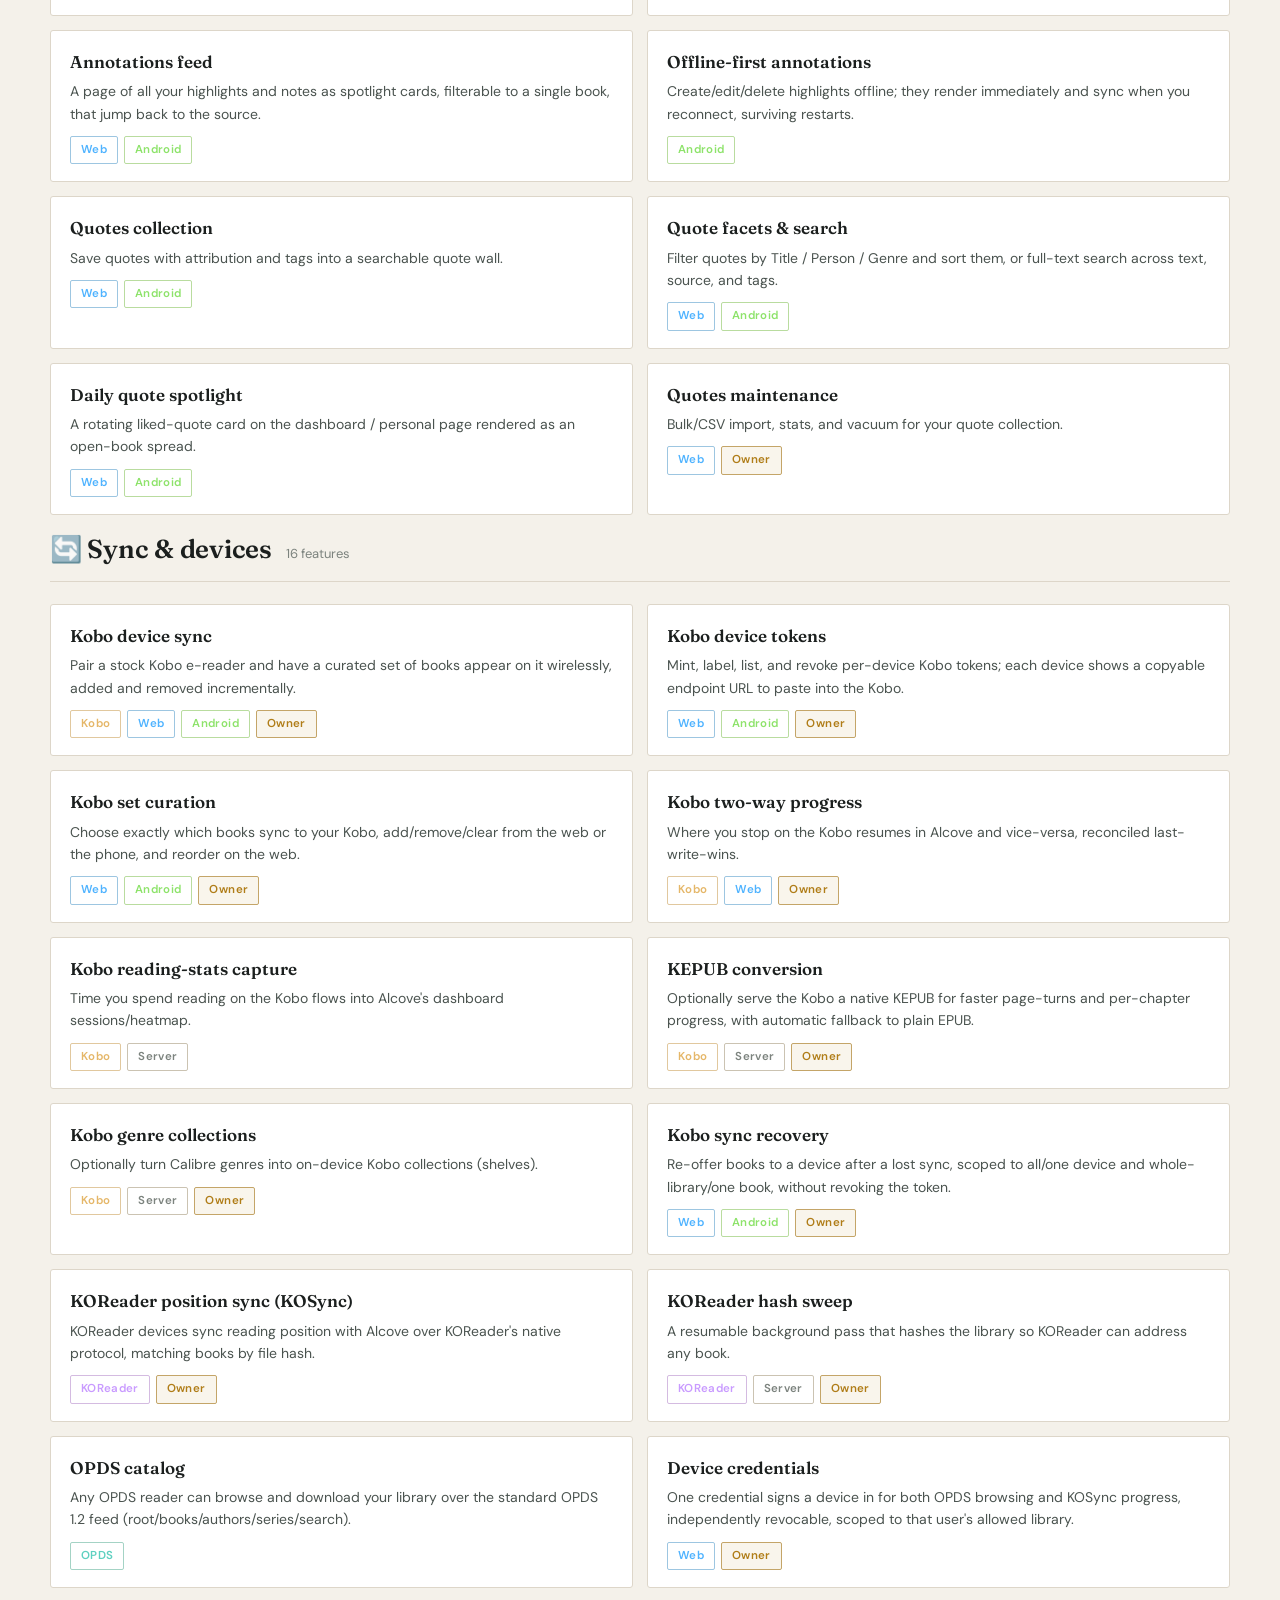
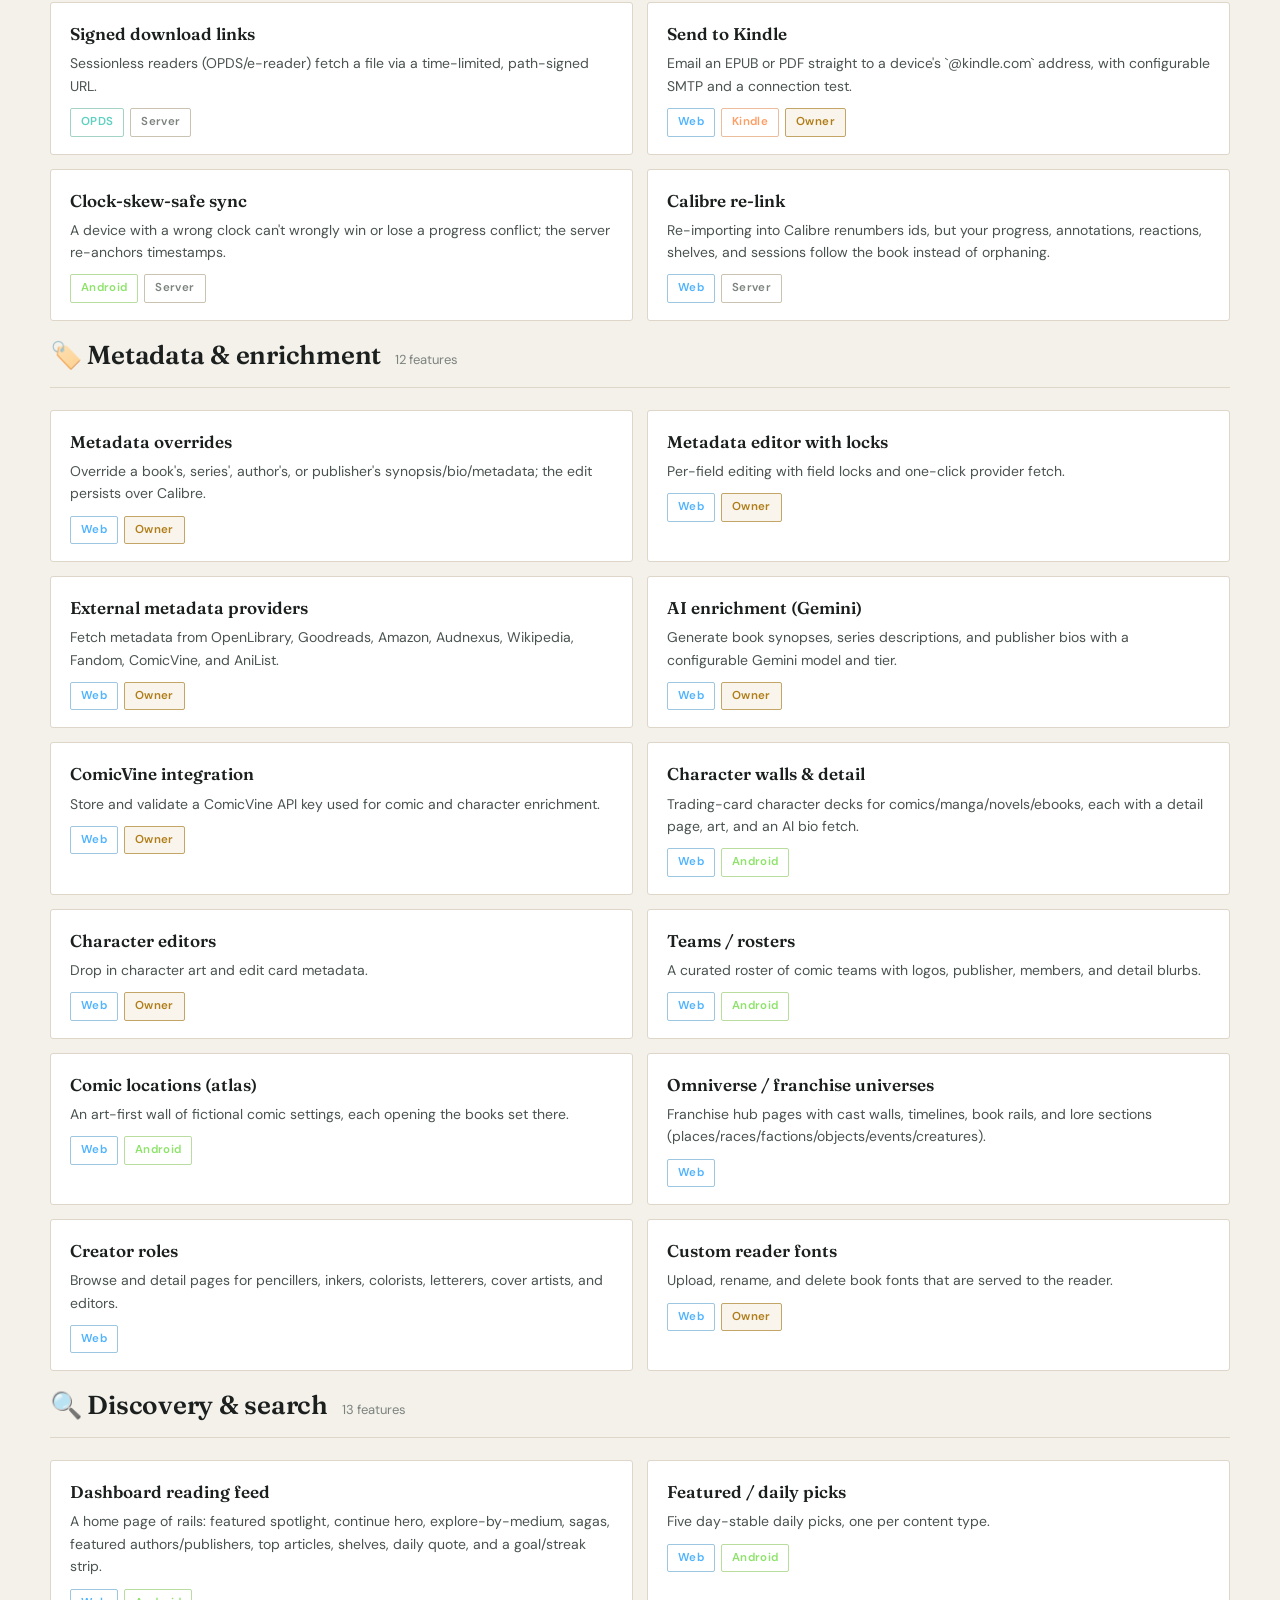
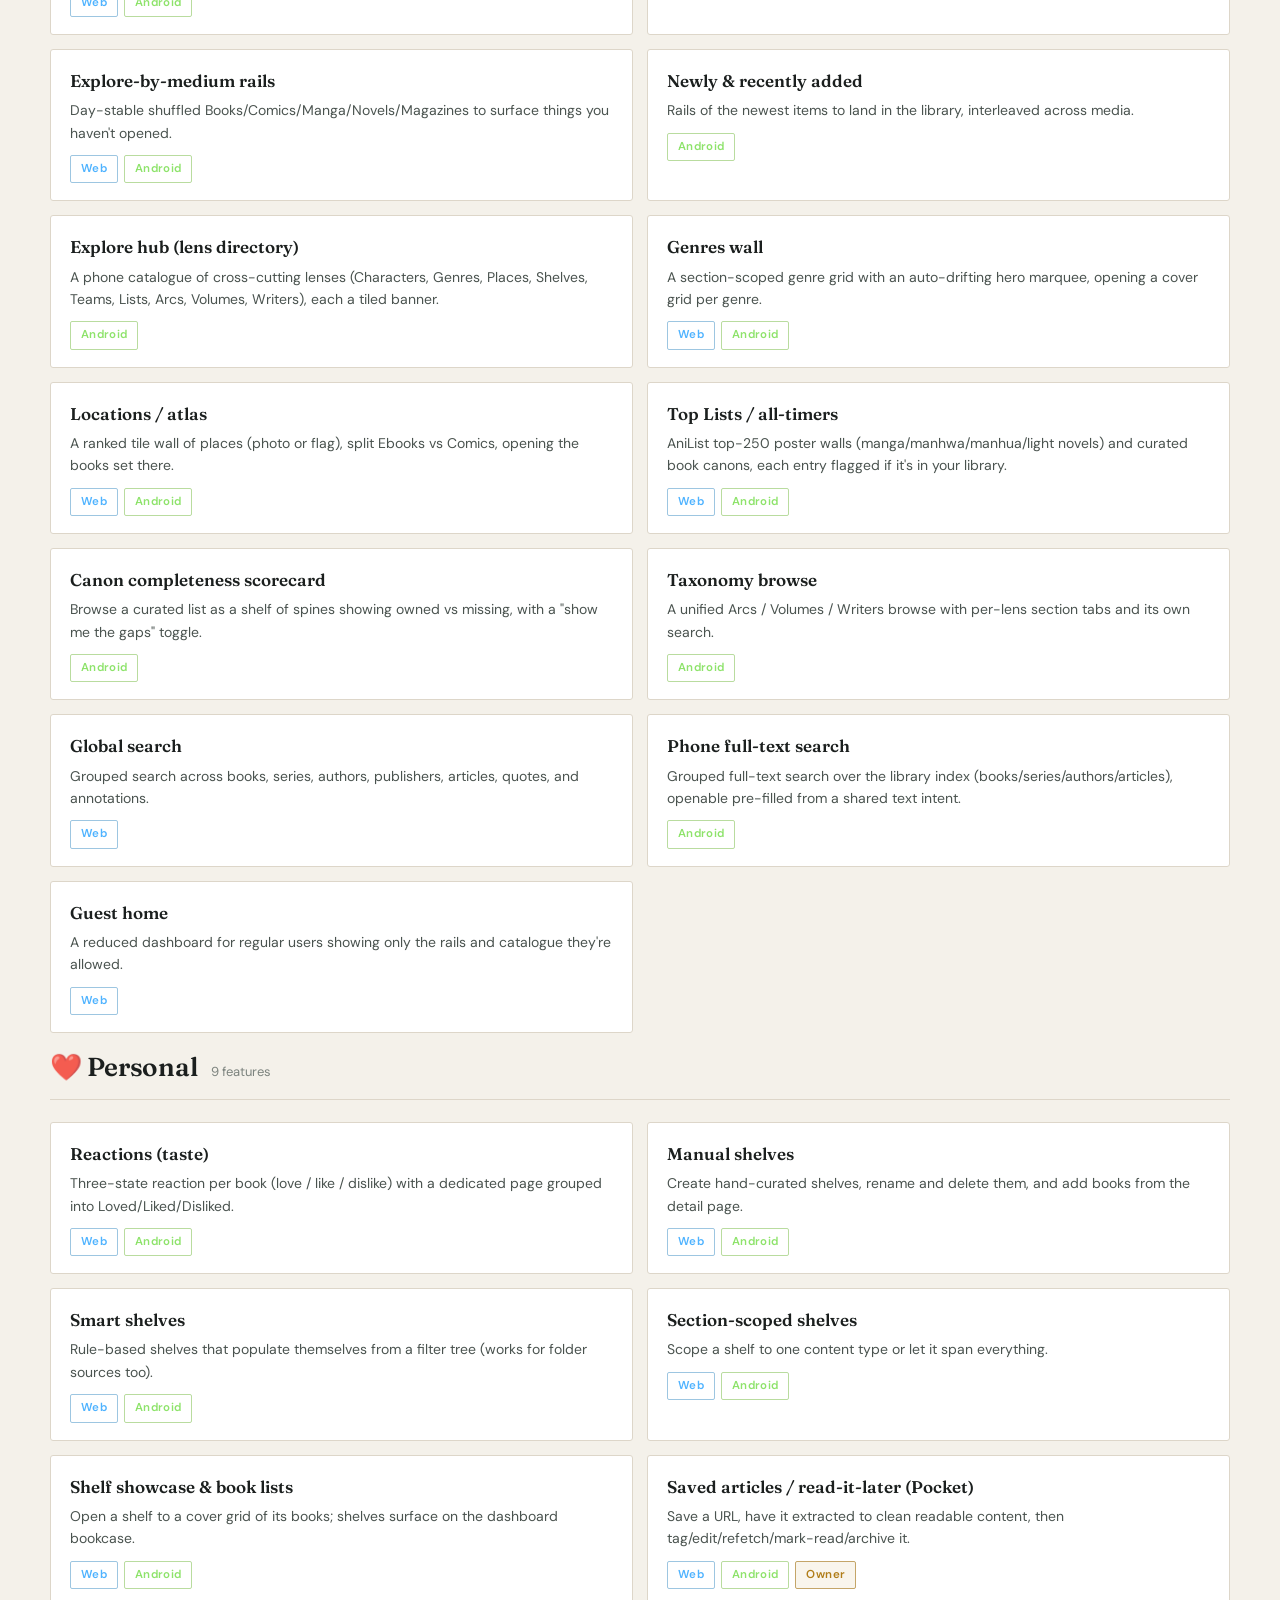
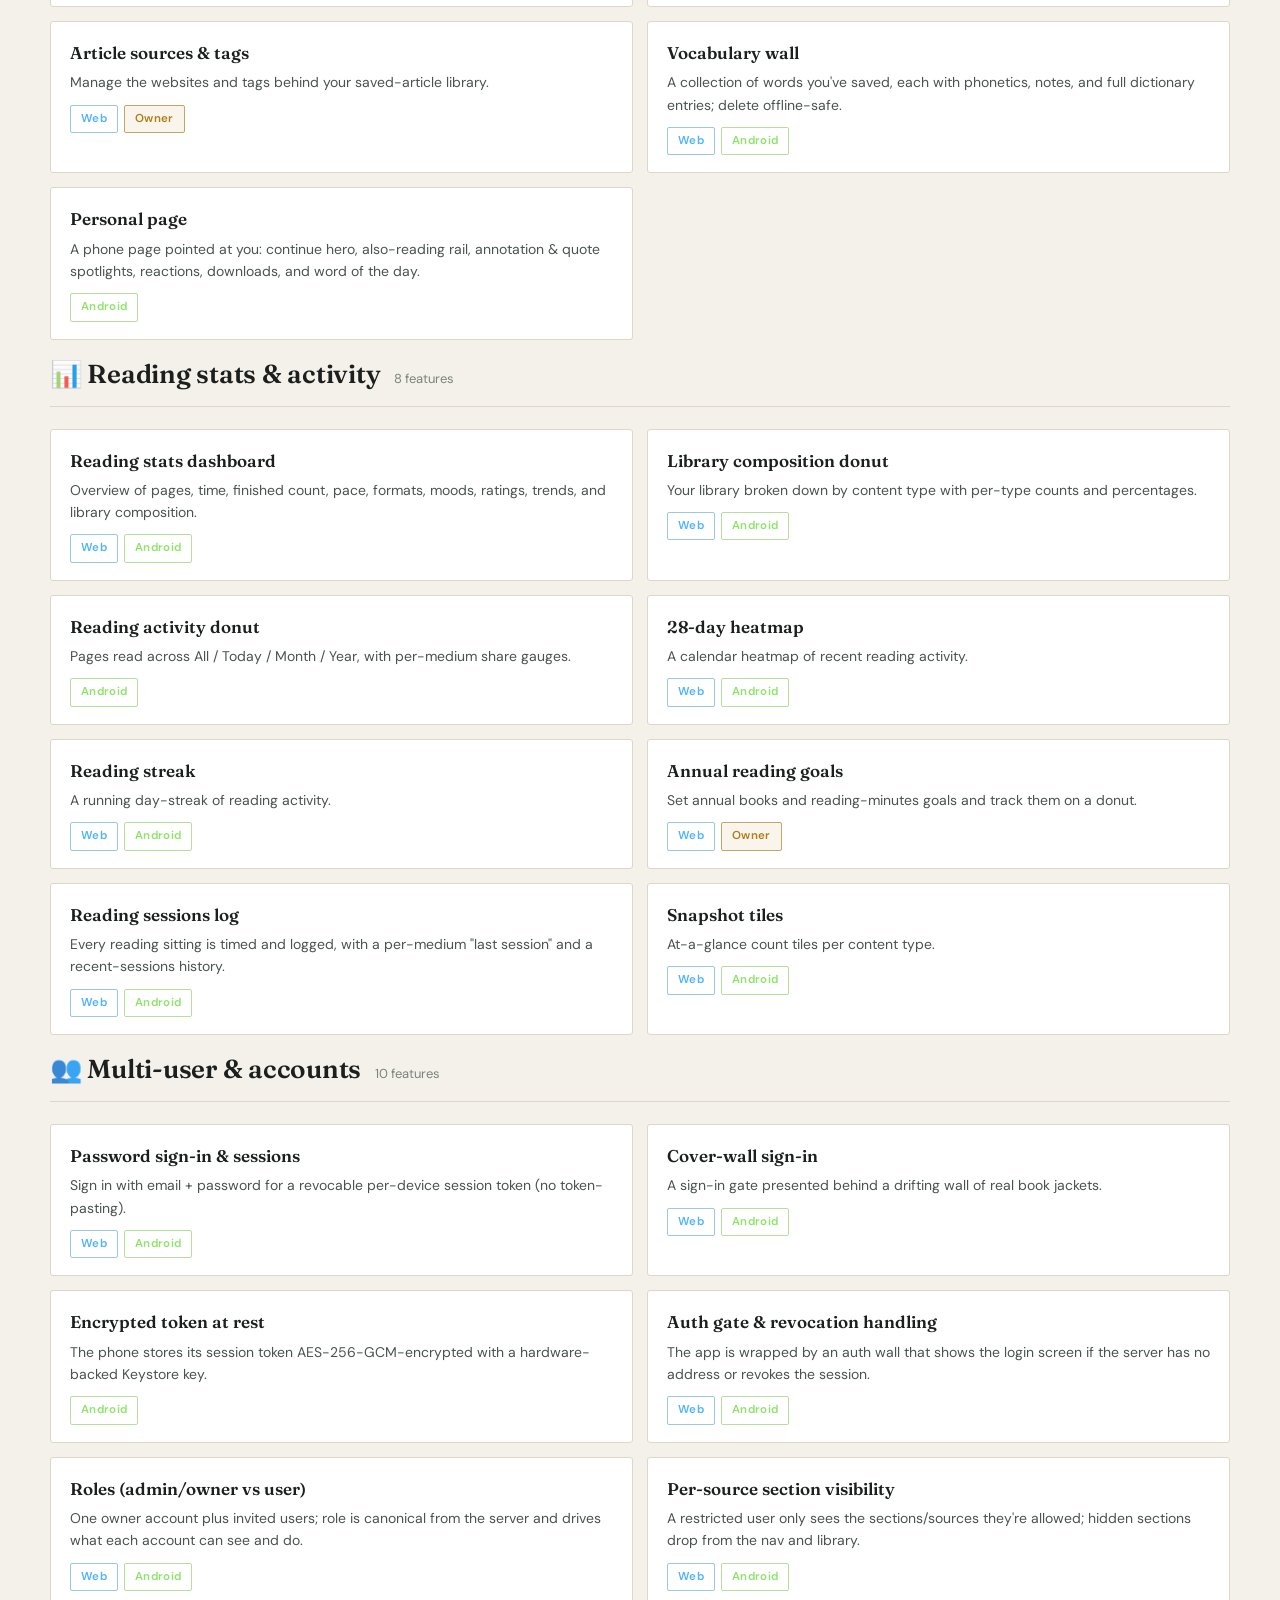
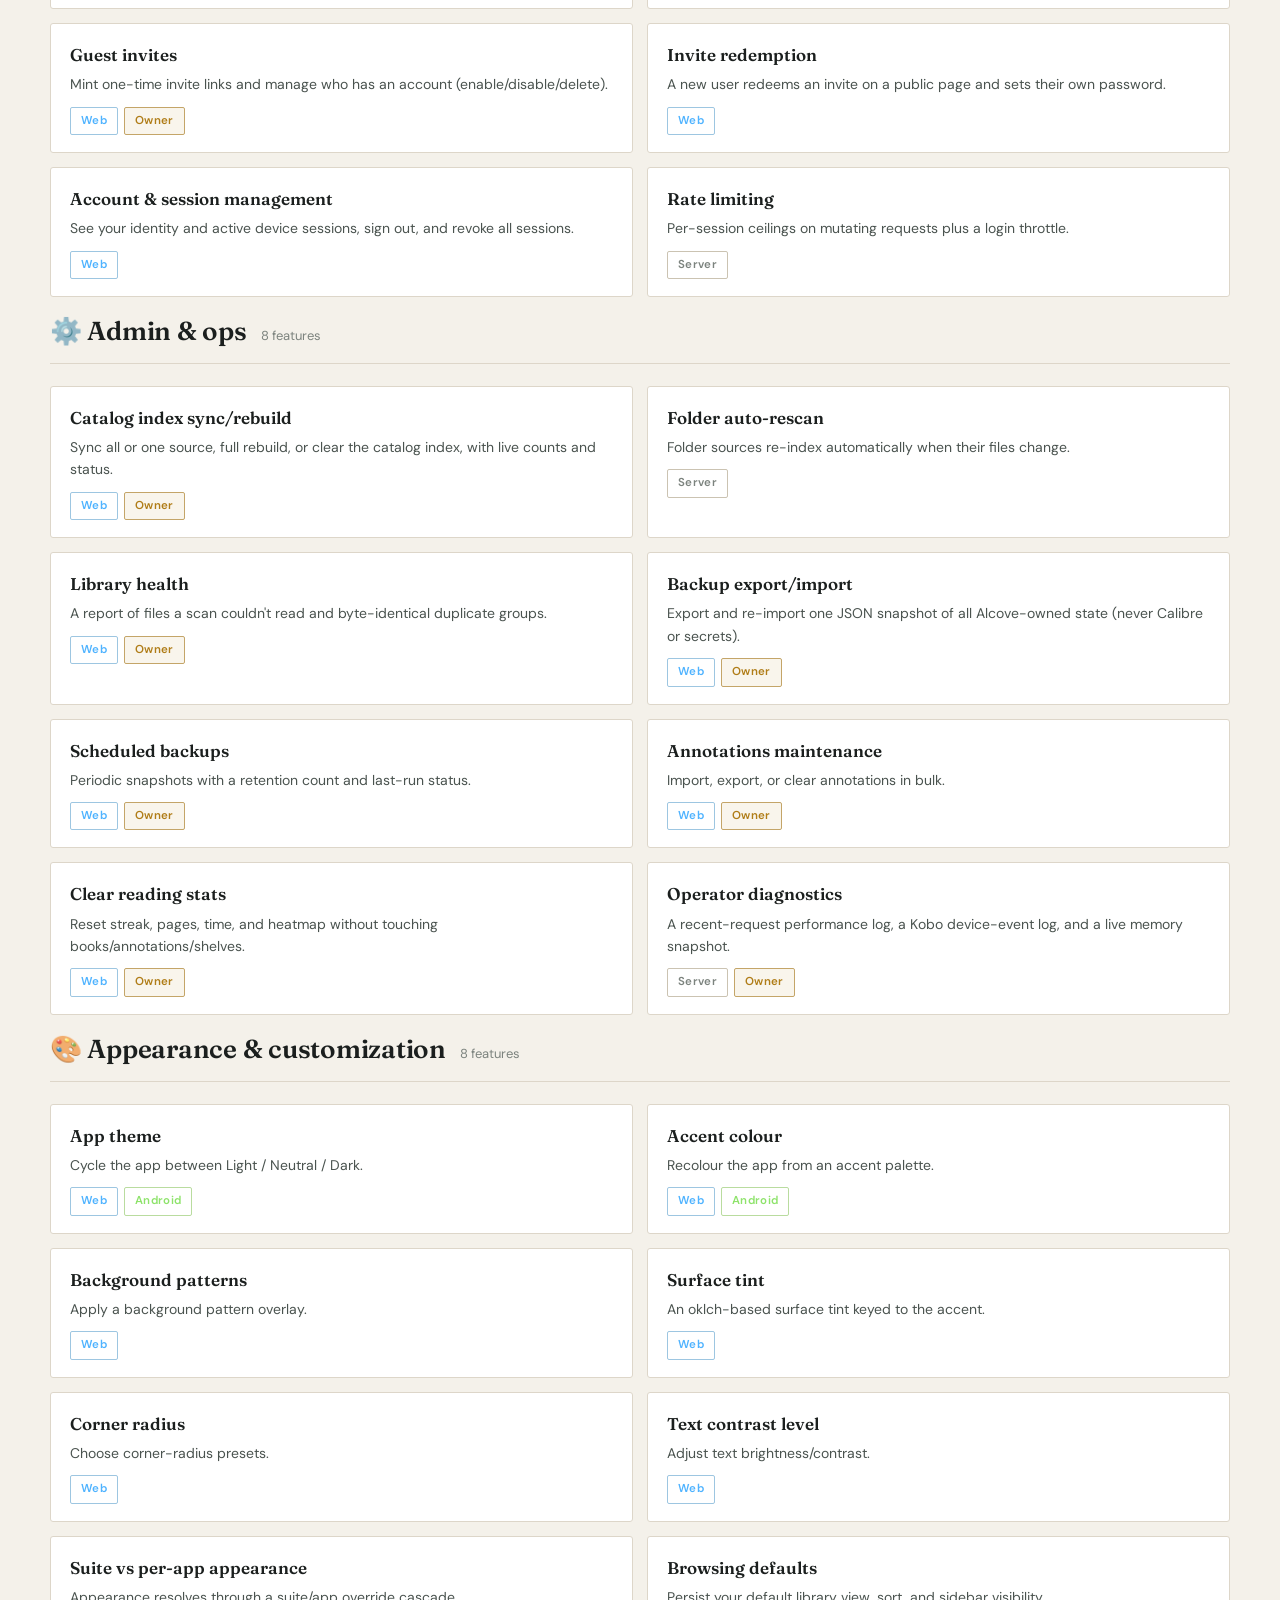
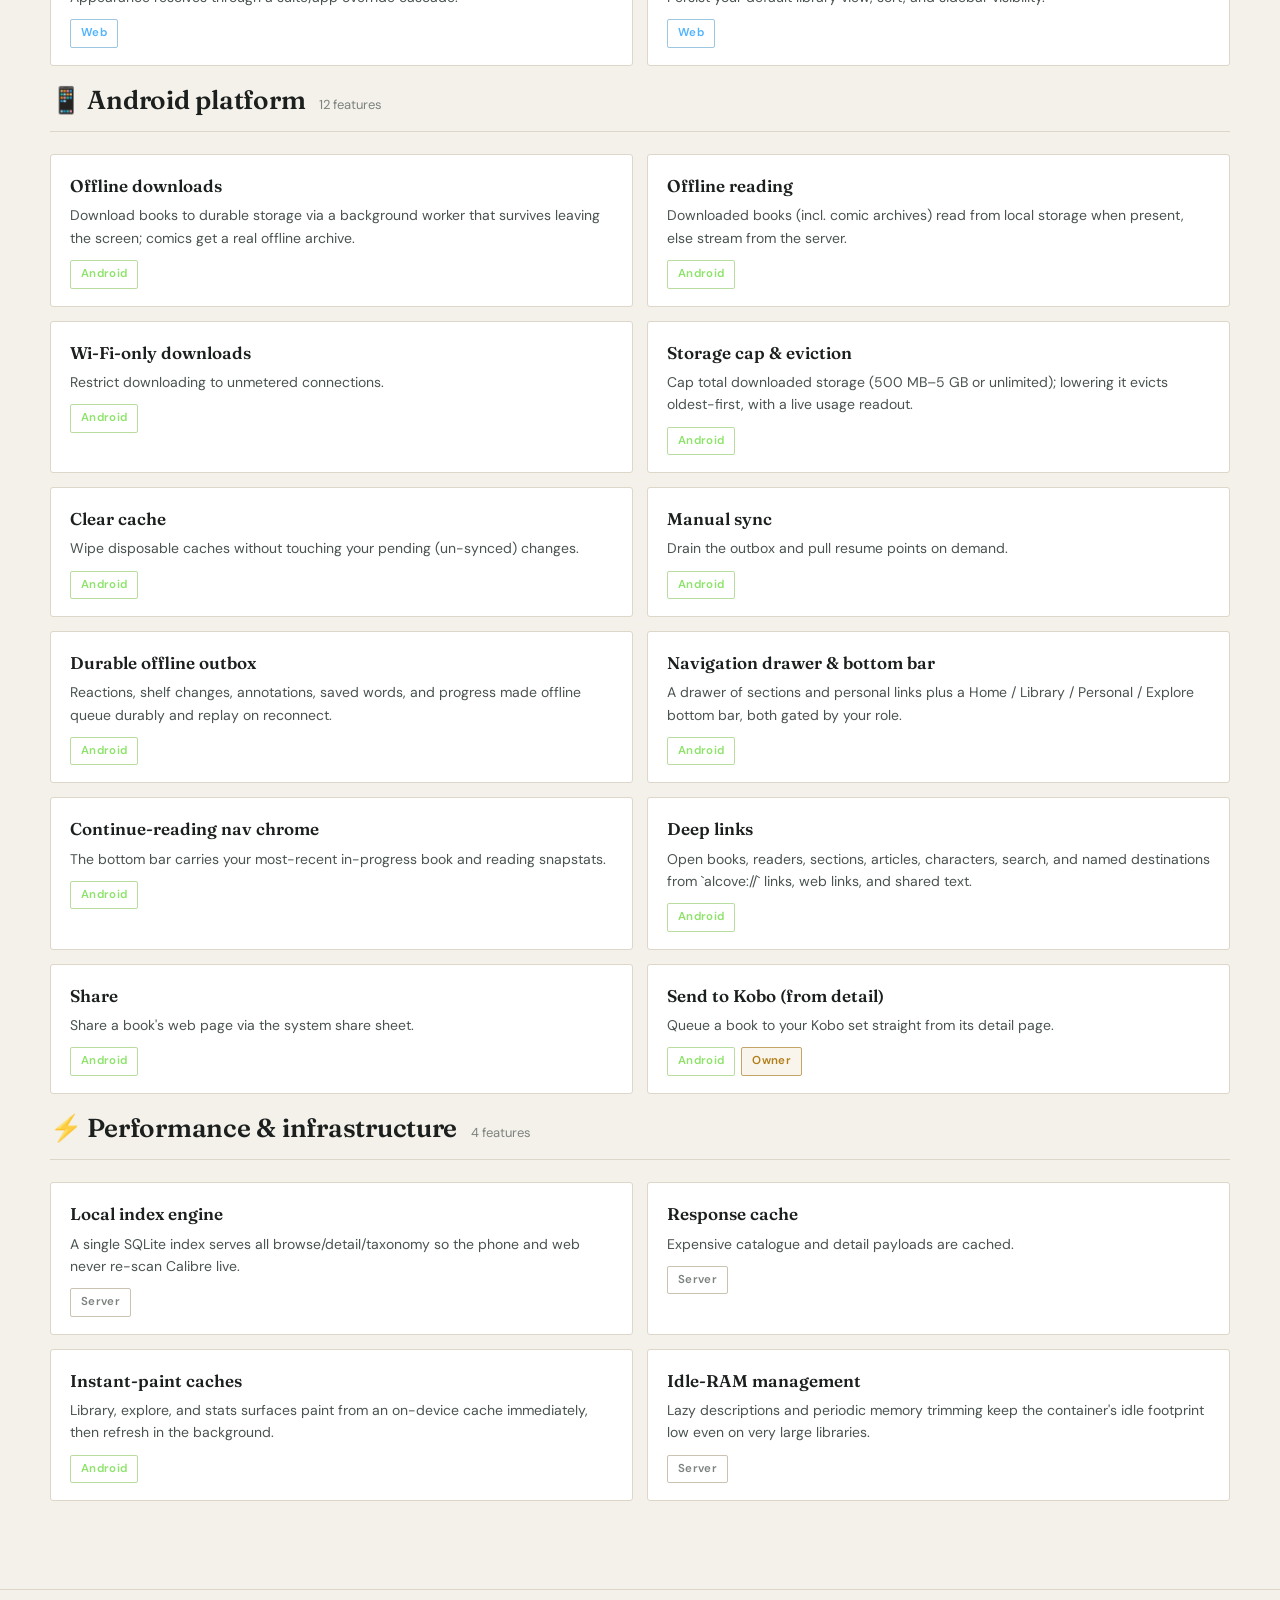
<file: features.html>
<!doctype html>
<html lang="en" data-theme="dark">
<head>
  <meta charset="utf-8" />
  <meta name="viewport" content="width=device-width, initial-scale=1" />
  <title>Alcove — every feature</title>
  <meta name="description" content="All 173 code-verified features of Alcove, across 15 categories, tagged by the surface they run on: web, Android, Kobo, KOReader, Kindle, OPDS, and server." />
  <!-- Fonts are self-hosted in assets/fonts and declared in site.css. No CDN. -->
  <link rel="stylesheet" href="assets/site.css" />
</head>
<body>

  <header class="nav">
    <div class="wrap nav-in">
      <a class="brand" href="index.html"><span class="mark">A</span> Alcove</a>
      <nav class="nav-links">
        <a href="index.html#formats">Formats</a>
        <a href="index.html#everywhere">Devices</a>
        <a href="index.html#performance">Performance</a>
        <a href="features.html">Features</a>
        <a href="index.html#pricing">Pricing</a>
      </nav>
      <div class="nav-right">
        <button class="theme-toggle" title="Toggle light / dark" aria-label="Toggle theme">☀</button>
        <a class="btn btn-primary" href="index.html#pricing">Get Alcove</a>
      </div>
    </div>
  </header>

  <section class="feat-hero">
    <div class="wrap">
      <span class="eyebrow">The complete list</span>
      <h1 style="font-size:clamp(34px,5vw,56px);margin:12px 0 16px">Every feature Alcove ships.</h1>
      <p class="muted" style="font-size:18px;max-width:60ch;margin:0">
        <span class="cat-count">173</span> features across <span class="cat-count">15</span> categories —
        each one verified in the current codebase. Tags show where a feature lives.
      </p>
      <div class="legend">
        <span class="badge web">Web</span>
        <span class="badge android">Android</span>
        <span class="badge kobo">Kobo</span>
        <span class="badge koreader">KOReader</span>
        <span class="badge kindle">Kindle</span>
        <span class="badge opds">OPDS</span>
        <span class="badge server">Server</span>
        <span class="badge owner">Owner</span>
      </div>
      <p class="tiny" style="margin-top:14px">
        <span class="badge owner" style="font-size:10.5px">Owner</span>
        marks admin-only features — the person who runs the server. Invited users don’t see these.
      </p>
    </div>
  </section>

  <div class="catnav"><div class="wrap catnav-in">
    <a href="#library-sources">Library &amp; sources</a>
    <a href="#sections-browse">Sections &amp; browse</a>
    <a href="#reading">Reading</a>
    <a href="#reader-comfort-personalization">Reader comfort &amp; personalization</a>
    <a href="#highlights-notes-quotes">Highlights, notes &amp; quotes</a>
    <a href="#sync-devices">Sync &amp; devices</a>
    <a href="#metadata-enrichment">Metadata &amp; enrichment</a>
    <a href="#discovery-search">Discovery &amp; search</a>
    <a href="#personal">Personal</a>
    <a href="#reading-stats-activity">Reading stats &amp; activity</a>
    <a href="#multi-user-accounts">Multi-user &amp; accounts</a>
    <a href="#admin-ops">Admin &amp; ops</a>
    <a href="#appearance-customization">Appearance &amp; customization</a>
    <a href="#android-platform">Android platform</a>
    <a href="#performance-infrastructure">Performance &amp; infrastructure</a>
  </div></div>

  <div class="wrap band" style="padding-top:40px">
    <section class="cat" id="library-sources">
      <div class="cat-head">
        <h2><span style="opacity:.85">📚</span> Library &amp; sources</h2>
        <span class="n">12 features</span>
      </div>
      <div class="feat-list">
        <div class="feat">
          <div class="ft">Calibre library sources</div>
          <p class="fd">Point Alcove at one or more read-only Calibre libraries and read your whole catalogue without touching the originals.</p>
          <div class="badges">
            <span class="badge web">Web</span>
            <span class="badge owner">Owner</span>
          </div>
        </div>
        <div class="feat">
          <div class="ft">Folder library sources</div>
          <p class="fd">Add plain folders of ebooks/comics as a library source, no Calibre required.</p>
          <div class="badges">
            <span class="badge web">Web</span>
            <span class="badge owner">Owner</span>
          </div>
        </div>
        <div class="feat">
          <div class="ft">Multi-library catalogue</div>
          <p class="fd">Browse many libraries at once as one unified collection (the developer&#x27;s own runs six libraries / ~428K items in one container).</p>
          <div class="badges">
            <span class="badge web">Web</span>
            <span class="badge android">Android</span>
          </div>
        </div>
        <div class="feat">
          <div class="ft">Section model</div>
          <p class="fd">Content is split into Nook (ebooks), Panel (comics), Koma (manga), Novels, Strand (magazines), and Pocket (articles), each with its own browse surface.</p>
          <div class="badges">
            <span class="badge web">Web</span>
            <span class="badge android">Android</span>
          </div>
        </div>
        <div class="feat">
          <div class="ft">Unified library browse</div>
          <p class="fd">One paginated, filterable wall of your library per content type, with covers, reading progress, and metadata overrides applied.</p>
          <div class="badges">
            <span class="badge web">Web</span>
            <span class="badge android">Android</span>
          </div>
        </div>
        <div class="feat">
          <div class="ft">Book detail page</div>
          <p class="fd">Full per-book page with cover, ratings, clickable authors/series, metadata grid, description, and &quot;similar books.&quot;</p>
          <div class="badges">
            <span class="badge web">Web</span>
            <span class="badge android">Android</span>
          </div>
        </div>
        <div class="feat">
          <div class="ft">Covers, thumbnails &amp; portraits</div>
          <p class="fd">Serves original Calibre covers, downscaled phone thumbnails, author portraits, and publisher logos.</p>
          <div class="badges">
            <span class="badge web">Web</span>
            <span class="badge android">Android</span>
          </div>
        </div>
        <div class="feat">
          <div class="ft">Book file download</div>
          <p class="fd">Download any book in a chosen format with the correct file type.</p>
          <div class="badges">
            <span class="badge web">Web</span>
            <span class="badge android">Android</span>
            <span class="badge opds">OPDS</span>
          </div>
        </div>
        <div class="feat">
          <div class="ft">Custom-column display</div>
          <p class="fd">Your Calibre custom columns are auto-discovered and shown as browse facets and detail fields.</p>
          <div class="badges">
            <span class="badge web">Web</span>
          </div>
        </div>
        <div class="feat">
          <div class="ft">Custom fields</div>
          <p class="fd">Define your own metadata fields (text, number, date, rating, yes/no, tags, or a dropdown) and fill them in per book from the book&#x27;s page. Values are Alcove&#x27;s own — never written to Calibre — and attach to folder-sourced books; the owner defines fields, any signed-in reader can set values.</p>
          <div class="badges">
            <span class="badge web">Web</span>
            <span class="badge owner">Owner</span>
          </div>
        </div>
        <div class="feat">
          <div class="ft">Source validation</div>
          <p class="fd">Adding a library checks each folder really holds a `metadata.db` (Calibre) or readable files (folder) before saving.</p>
          <div class="badges">
            <span class="badge web">Web</span>
            <span class="badge owner">Owner</span>
          </div>
        </div>
        <div class="feat">
          <div class="ft">Per-source access scoping</div>
          <p class="fd">Each library source can be granted or withheld per user, and the scoping is enforced server-side everywhere the library is read.</p>
          <div class="badges">
            <span class="badge web">Web</span>
            <span class="badge owner">Owner</span>
          </div>
        </div>
      </div>
    </section>

    <section class="cat" id="sections-browse">
      <div class="cat-head">
        <h2><span style="opacity:.85">🗂️</span> Sections &amp; browse</h2>
        <span class="n">17 features</span>
      </div>
      <div class="feat-list">
        <div class="feat">
          <div class="ft">Per-section landing pages</div>
          <p class="fd">Each medium (ebooks/comics/manga/novels/magazines/articles) has its own page with facets tuned to that format.</p>
          <div class="badges">
            <span class="badge web">Web</span>
            <span class="badge android">Android</span>
          </div>
        </div>
        <div class="feat">
          <div class="ft">Section tabs</div>
          <p class="fd">Nook/Novels split into Books/Series/Authors; Koma into Series/Writers; Panel into Issues/Series/Writers; Strand into Issues/Titles; Pocket into Articles/Websites.</p>
          <div class="badges">
            <span class="badge android">Android</span>
          </div>
        </div>
        <div class="feat">
          <div class="ft">View modes</div>
          <p class="fd">Switch book grids between titled-grid / bare-grid / list, and collection walls between card / grid / list, remembered per section.</p>
          <div class="badges">
            <span class="badge web">Web</span>
            <span class="badge android">Android</span>
          </div>
        </div>
        <div class="feat">
          <div class="ft">Adaptive columns</div>
          <p class="fd">Independently set 3–6 columns for Books, Series/Volumes, and Authors/Publishers grids, widening automatically on larger screens.</p>
          <div class="badges">
            <span class="badge web">Web</span>
            <span class="badge android">Android</span>
          </div>
        </div>
        <div class="feat">
          <div class="ft">Two-pane detail</div>
          <p class="fd">Detail pages split cover-beside-body on wide windows and stack on phones.</p>
          <div class="badges">
            <span class="badge android">Android</span>
          </div>
        </div>
        <div class="feat">
          <div class="ft">Sorting</div>
          <p class="fd">Sort books by Latest / Title / Author / Series (magazines sort by publication date); sort collections A–Z or by size.</p>
          <div class="badges">
            <span class="badge web">Web</span>
            <span class="badge android">Android</span>
          </div>
        </div>
        <div class="feat">
          <div class="ft">Keyset pagination</div>
          <p class="fd">Browse surfaces page smoothly with load-more-on-scroll instead of numbered pages, even across a very large catalogue.</p>
          <div class="badges">
            <span class="badge web">Web</span>
            <span class="badge android">Android</span>
          </div>
        </div>
        <div class="feat">
          <div class="ft">Live in-library search box</div>
          <p class="fd">Debounced search across Books/Series/Authors right inside a section&#x27;s controls sheet.</p>
          <div class="badges">
            <span class="badge android">Android</span>
          </div>
        </div>
        <div class="feat">
          <div class="ft">Pull-to-refresh</div>
          <p class="fd">Refresh any section, list, or hub with a pull gesture and haptic feedback.</p>
          <div class="badges">
            <span class="badge android">Android</span>
          </div>
        </div>
        <div class="feat">
          <div class="ft">Series browse &amp; detail</div>
          <p class="fd">Series collection pages plus a rich series page (coverflow masthead, glance grid, synopsis) over the series&#x27; book list.</p>
          <div class="badges">
            <span class="badge web">Web</span>
            <span class="badge android">Android</span>
          </div>
        </div>
        <div class="feat">
          <div class="ft">Reading table-of-contents (manga/comics)</div>
          <p class="fd">A series page that lists every chapter/issue with a per-item progress gauge and volume grouping.</p>
          <div class="badges">
            <span class="badge android">Android</span>
          </div>
        </div>
        <div class="feat">
          <div class="ft">Volumes &amp; story arcs</div>
          <p class="fd">Standalone browse and detail pages for comic sub-collections (volumes) and story arcs.</p>
          <div class="badges">
            <span class="badge web">Web</span>
            <span class="badge android">Android</span>
          </div>
        </div>
        <div class="feat">
          <div class="ft">Magazine runs</div>
          <p class="fd">One card per publication (from Calibre&#x27;s `#name`), opening a dated issue run with a per-year chip ledger.</p>
          <div class="badges">
            <span class="badge web">Web</span>
            <span class="badge android">Android</span>
          </div>
        </div>
        <div class="feat">
          <div class="ft">Publishers / imprints</div>
          <p class="fd">Tabbed publisher browse (verified + per-media) and publisher detail pages with logos and book grids.</p>
          <div class="badges">
            <span class="badge web">Web</span>
            <span class="badge android">Android</span>
          </div>
        </div>
        <div class="feat">
          <div class="ft">Writers / authors</div>
          <p class="fd">Tabbed writer browse (verified + per-media + columnists) and a person detail page with portrait, bio, and stats.</p>
          <div class="badges">
            <span class="badge web">Web</span>
            <span class="badge android">Android</span>
          </div>
        </div>
        <div class="feat">
          <div class="ft">Verified-creator badges</div>
          <p class="fd">Authors and publishers that have been curated show a green verified check.</p>
          <div class="badges">
            <span class="badge web">Web</span>
            <span class="badge android">Android</span>
          </div>
        </div>
        <div class="feat">
          <div class="ft">Library hub</div>
          <p class="fd">A phone home for the library: one newest-covers rail per media type with instant-paint caching.</p>
          <div class="badges">
            <span class="badge android">Android</span>
          </div>
        </div>
      </div>
    </section>

    <section class="cat" id="reading">
      <div class="cat-head">
        <h2><span style="opacity:.85">📖</span> Reading</h2>
        <span class="n">22 features</span>
      </div>
      <div class="feat-list">
        <div class="feat">
          <div class="ft">EPUB reader</div>
          <p class="fd">Full reflowable reader (foliate-js) with paginated or scrolled flow, TOC, in-book search, bookmarks, footnotes, and a progress scrubber.</p>
          <div class="badges">
            <span class="badge web">Web</span>
            <span class="badge android">Android</span>
          </div>
        </div>
        <div class="feat">
          <div class="ft">Comic / manga reader</div>
          <p class="fd">Page-by-page CBZ/CBR/CB7 reader with pinch-zoom, tap zones, and manga right-to-left direction.</p>
          <div class="badges">
            <span class="badge web">Web</span>
            <span class="badge android">Android</span>
          </div>
        </div>
        <div class="feat">
          <div class="ft">PDF / magazine reader</div>
          <p class="fd">Renders PDF magazines and books page by page with zoom and swipe.</p>
          <div class="badges">
            <span class="badge web">Web</span>
            <span class="badge android">Android</span>
          </div>
        </div>
        <div class="feat">
          <div class="ft">Article reader</div>
          <p class="fd">Reads saved web articles as clean magazine-style pages with a byline kicker and reading time.</p>
          <div class="badges">
            <span class="badge web">Web</span>
            <span class="badge android">Android</span>
          </div>
        </div>
        <div class="feat">
          <div class="ft">Webtoon mode</div>
          <p class="fd">Continuous vertical fit-width long-strip scrolling for manga.</p>
          <div class="badges">
            <span class="badge android">Android</span>
          </div>
        </div>
        <div class="feat">
          <div class="ft">Facing-page spread</div>
          <p class="fd">Two comic pages side by side on wide screens with correct RTL placement and a cover-alone option.</p>
          <div class="badges">
            <span class="badge android">Android</span>
          </div>
        </div>
        <div class="feat">
          <div class="ft">Two-page EPUB spread</div>
          <p class="fd">Two facing text columns on a wide window in paginated flow.</p>
          <div class="badges">
            <span class="badge web">Web</span>
            <span class="badge android">Android</span>
          </div>
        </div>
        <div class="feat">
          <div class="ft">In-book full-text search</div>
          <p class="fd">Search the whole book and jump to a hit from an excerpt list.</p>
          <div class="badges">
            <span class="badge web">Web</span>
            <span class="badge android">Android</span>
          </div>
        </div>
        <div class="feat">
          <div class="ft">Table of contents</div>
          <p class="fd">Depth-indented chapter list; tap to jump.</p>
          <div class="badges">
            <span class="badge web">Web</span>
            <span class="badge android">Android</span>
          </div>
        </div>
        <div class="feat">
          <div class="ft">Bookmarks</div>
          <p class="fd">Bookmark and un-bookmark locations and jump back to them later, saved offline.</p>
          <div class="badges">
            <span class="badge web">Web</span>
            <span class="badge android">Android</span>
          </div>
        </div>
        <div class="feat">
          <div class="ft">Chapter navigation &amp; scrubber</div>
          <p class="fd">Prev/next-chapter buttons and a draggable percent scrubber.</p>
          <div class="badges">
            <span class="badge web">Web</span>
            <span class="badge android">Android</span>
          </div>
        </div>
        <div class="feat">
          <div class="ft">Tap-zone &amp; volume-key page turn</div>
          <p class="fd">Turn pages with edge taps or the physical volume keys.</p>
          <div class="badges">
            <span class="badge android">Android</span>
          </div>
        </div>
        <div class="feat">
          <div class="ft">Page-turn haptics</div>
          <p class="fd">A light tick as each comic/manga page settles.</p>
          <div class="badges">
            <span class="badge android">Android</span>
          </div>
        </div>
        <div class="feat">
          <div class="ft">Bionic / MetaGuide reading</div>
          <p class="fd">A toggleable bolded-prefix reading aid with adjustable strength.</p>
          <div class="badges">
            <span class="badge web">Web</span>
          </div>
        </div>
        <div class="feat">
          <div class="ft">Read-aloud (text-to-speech)</div>
          <p class="fd">Have a book read aloud with play/pause/stop, sentence highlighting, and (web) voice + speed picker.</p>
          <div class="badges">
            <span class="badge web">Web</span>
            <span class="badge android">Android</span>
          </div>
        </div>
        <div class="feat">
          <div class="ft">TTS background playback &amp; lockscreen controls</div>
          <p class="fd">Read-aloud keeps going with the screen off, with a media notification, lockscreen transport, and headphone-button control.</p>
          <div class="badges">
            <span class="badge android">Android</span>
          </div>
        </div>
        <div class="feat">
          <div class="ft">In-reader dictionary</div>
          <p class="fd">Select a word to look it up in an on-server WordNet dictionary (phonetics, definitions, examples, synonyms) — no internet needed.</p>
          <div class="badges">
            <span class="badge web">Web</span>
            <span class="badge android">Android</span>
          </div>
        </div>
        <div class="feat">
          <div class="ft">Save word to vocabulary</div>
          <p class="fd">Save a looked-up word, with its definition snapshot, to your personal vocabulary collection.</p>
          <div class="badges">
            <span class="badge web">Web</span>
            <span class="badge android">Android</span>
          </div>
        </div>
        <div class="feat">
          <div class="ft">Continue reading</div>
          <p class="fd">A list of everything you have open, with how far in and how much is left, and a resume button.</p>
          <div class="badges">
            <span class="badge web">Web</span>
            <span class="badge android">Android</span>
          </div>
        </div>
        <div class="feat">
          <div class="ft">Reading history</div>
          <p class="fd">A feed of everything you&#x27;ve opened, banded by recency (Today / 7d / 30d / 6mo / Earlier).</p>
          <div class="badges">
            <span class="badge web">Web</span>
            <span class="badge android">Android</span>
          </div>
        </div>
        <div class="feat">
          <div class="ft">Cross-device progress resume</div>
          <p class="fd">Where you stopped on one device is where you pick up on another, reconciled last-write-wins.</p>
          <div class="badges">
            <span class="badge web">Web</span>
            <span class="badge android">Android</span>
            <span class="badge kobo">Kobo</span>
            <span class="badge koreader">KOReader</span>
          </div>
        </div>
        <div class="feat">
          <div class="ft">Deep-link to a location</div>
          <p class="fd">Open the reader at a specific spot (`?cfi=`) or force a reader engine (`?format=pdf`).</p>
          <div class="badges">
            <span class="badge web">Web</span>
          </div>
        </div>
      </div>
    </section>

    <section class="cat" id="reader-comfort-personalization">
      <div class="cat-head">
        <h2><span style="opacity:.85">🛋️</span> Reader comfort &amp; personalization</h2>
        <span class="n">12 features</span>
      </div>
      <div class="feat-list">
        <div class="feat">
          <div class="ft">Reader page themes</div>
          <p class="fd">Choose a reading palette: web offers 22 (11 palettes × light/dark); Android offers Auto/Paper/Sepia/Gray/Night/Black.</p>
          <div class="badges">
            <span class="badge web">Web</span>
            <span class="badge android">Android</span>
          </div>
        </div>
        <div class="feat">
          <div class="ft">Reader fonts</div>
          <p class="fd">Pick from self-hosted book faces (web ~15 incl. OpenDyslexic; Android: Serif/Sans/Mono plus Literata, EB Garamond, Fraunces, Baskervville).</p>
          <div class="badges">
            <span class="badge web">Web</span>
            <span class="badge android">Android</span>
          </div>
        </div>
        <div class="feat">
          <div class="ft">Typography controls</div>
          <p class="fd">Sliders/steppers for font size, line spacing, paragraph gap, and margins.</p>
          <div class="badges">
            <span class="badge web">Web</span>
            <span class="badge android">Android</span>
          </div>
        </div>
        <div class="feat">
          <div class="ft">Justify text</div>
          <p class="fd">Toggle justified alignment.</p>
          <div class="badges">
            <span class="badge web">Web</span>
            <span class="badge android">Android</span>
          </div>
        </div>
        <div class="feat">
          <div class="ft">Layout flow</div>
          <p class="fd">Switch between paginated (page-flip) and continuous scroll.</p>
          <div class="badges">
            <span class="badge web">Web</span>
            <span class="badge android">Android</span>
          </div>
        </div>
        <div class="feat">
          <div class="ft">Dim / brightness filter</div>
          <p class="fd">Web offers an Off/Low/Med/High dim filter; Android has an in-reader brightness slider that can follow the system.</p>
          <div class="badges">
            <span class="badge web">Web</span>
            <span class="badge android">Android</span>
          </div>
        </div>
        <div class="feat">
          <div class="ft">Fullscreen immersive mode</div>
          <p class="fd">Hide the system bars so the page fills the screen.</p>
          <div class="badges">
            <span class="badge android">Android</span>
          </div>
        </div>
        <div class="feat">
          <div class="ft">Keep screen on</div>
          <p class="fd">Hold the display awake while reading.</p>
          <div class="badges">
            <span class="badge android">Android</span>
          </div>
        </div>
        <div class="feat">
          <div class="ft">Orientation lock</div>
          <p class="fd">Lock the reader to auto/portrait/landscape.</p>
          <div class="badges">
            <span class="badge android">Android</span>
          </div>
        </div>
        <div class="feat">
          <div class="ft">Per-book vs global settings</div>
          <p class="fd">Save reader preferences globally or remember them per book.</p>
          <div class="badges">
            <span class="badge web">Web</span>
            <span class="badge android">Android</span>
          </div>
        </div>
        <div class="feat">
          <div class="ft">Reader defaults page</div>
          <p class="fd">Set your default reader appearance/layout up front from Settings so new books open the way you like.</p>
          <div class="badges">
            <span class="badge android">Android</span>
          </div>
        </div>
        <div class="feat">
          <div class="ft">Low-RAM PDF mode</div>
          <p class="fd">Open big PDF magazines in a lighter bitmap renderer as an escape hatch.</p>
          <div class="badges">
            <span class="badge android">Android</span>
          </div>
        </div>
      </div>
    </section>

    <section class="cat" id="highlights-notes-quotes">
      <div class="cat-head">
        <h2><span style="opacity:.85">✍️</span> Highlights, notes &amp; quotes</h2>
        <span class="n">10 features</span>
      </div>
      <div class="feat-list">
        <div class="feat">
          <div class="ft">Highlights</div>
          <p class="fd">Highlight passages in six colours, painted in the reader and saved.</p>
          <div class="badges">
            <span class="badge web">Web</span>
            <span class="badge android">Android</span>
          </div>
        </div>
        <div class="feat">
          <div class="ft">Notes on highlights</div>
          <p class="fd">Attach a text note to a highlight, and edit its note and colour later.</p>
          <div class="badges">
            <span class="badge web">Web</span>
            <span class="badge android">Android</span>
          </div>
        </div>
        <div class="feat">
          <div class="ft">Delete highlights</div>
          <p class="fd">Remove a highlight from the reader or the annotations list.</p>
          <div class="badges">
            <span class="badge web">Web</span>
            <span class="badge android">Android</span>
          </div>
        </div>
        <div class="feat">
          <div class="ft">Copy selection</div>
          <p class="fd">Copy selected text to the clipboard from the reader.</p>
          <div class="badges">
            <span class="badge web">Web</span>
            <span class="badge android">Android</span>
          </div>
        </div>
        <div class="feat">
          <div class="ft">Annotations feed</div>
          <p class="fd">A page of all your highlights and notes as spotlight cards, filterable to a single book, that jump back to the source.</p>
          <div class="badges">
            <span class="badge web">Web</span>
            <span class="badge android">Android</span>
          </div>
        </div>
        <div class="feat">
          <div class="ft">Offline-first annotations</div>
          <p class="fd">Create/edit/delete highlights offline; they render immediately and sync when you reconnect, surviving restarts.</p>
          <div class="badges">
            <span class="badge android">Android</span>
          </div>
        </div>
        <div class="feat">
          <div class="ft">Quotes collection</div>
          <p class="fd">Save quotes with attribution and tags into a searchable quote wall.</p>
          <div class="badges">
            <span class="badge web">Web</span>
            <span class="badge android">Android</span>
          </div>
        </div>
        <div class="feat">
          <div class="ft">Quote facets &amp; search</div>
          <p class="fd">Filter quotes by Title / Person / Genre and sort them, or full-text search across text, source, and tags.</p>
          <div class="badges">
            <span class="badge web">Web</span>
            <span class="badge android">Android</span>
          </div>
        </div>
        <div class="feat">
          <div class="ft">Daily quote spotlight</div>
          <p class="fd">A rotating liked-quote card on the dashboard / personal page rendered as an open-book spread.</p>
          <div class="badges">
            <span class="badge web">Web</span>
            <span class="badge android">Android</span>
          </div>
        </div>
        <div class="feat">
          <div class="ft">Quotes maintenance</div>
          <p class="fd">Bulk/CSV import, stats, and vacuum for your quote collection.</p>
          <div class="badges">
            <span class="badge web">Web</span>
            <span class="badge owner">Owner</span>
          </div>
        </div>
      </div>
    </section>

    <section class="cat" id="sync-devices">
      <div class="cat-head">
        <h2><span style="opacity:.85">🔄</span> Sync &amp; devices</h2>
        <span class="n">16 features</span>
      </div>
      <div class="feat-list">
        <div class="feat">
          <div class="ft">Kobo device sync</div>
          <p class="fd">Pair a stock Kobo e-reader and have a curated set of books appear on it wirelessly, added and removed incrementally.</p>
          <div class="badges">
            <span class="badge kobo">Kobo</span>
            <span class="badge web">Web</span>
            <span class="badge android">Android</span>
            <span class="badge owner">Owner</span>
          </div>
        </div>
        <div class="feat">
          <div class="ft">Kobo device tokens</div>
          <p class="fd">Mint, label, list, and revoke per-device Kobo tokens; each device shows a copyable endpoint URL to paste into the Kobo.</p>
          <div class="badges">
            <span class="badge web">Web</span>
            <span class="badge android">Android</span>
            <span class="badge owner">Owner</span>
          </div>
        </div>
        <div class="feat">
          <div class="ft">Kobo set curation</div>
          <p class="fd">Choose exactly which books sync to your Kobo, add/remove/clear from the web or the phone, and reorder on the web.</p>
          <div class="badges">
            <span class="badge web">Web</span>
            <span class="badge android">Android</span>
            <span class="badge owner">Owner</span>
          </div>
        </div>
        <div class="feat">
          <div class="ft">Kobo two-way progress</div>
          <p class="fd">Where you stop on the Kobo resumes in Alcove and vice-versa, reconciled last-write-wins.</p>
          <div class="badges">
            <span class="badge kobo">Kobo</span>
            <span class="badge web">Web</span>
            <span class="badge owner">Owner</span>
          </div>
        </div>
        <div class="feat">
          <div class="ft">Kobo reading-stats capture</div>
          <p class="fd">Time you spend reading on the Kobo flows into Alcove&#x27;s dashboard sessions/heatmap.</p>
          <div class="badges">
            <span class="badge kobo">Kobo</span>
            <span class="badge server">Server</span>
          </div>
        </div>
        <div class="feat">
          <div class="ft">KEPUB conversion</div>
          <p class="fd">Optionally serve the Kobo a native KEPUB for faster page-turns and per-chapter progress, with automatic fallback to plain EPUB.</p>
          <div class="badges">
            <span class="badge kobo">Kobo</span>
            <span class="badge server">Server</span>
            <span class="badge owner">Owner</span>
          </div>
        </div>
        <div class="feat">
          <div class="ft">Kobo genre collections</div>
          <p class="fd">Optionally turn Calibre genres into on-device Kobo collections (shelves).</p>
          <div class="badges">
            <span class="badge kobo">Kobo</span>
            <span class="badge server">Server</span>
            <span class="badge owner">Owner</span>
          </div>
        </div>
        <div class="feat">
          <div class="ft">Kobo sync recovery</div>
          <p class="fd">Re-offer books to a device after a lost sync, scoped to all/one device and whole-library/one book, without revoking the token.</p>
          <div class="badges">
            <span class="badge web">Web</span>
            <span class="badge android">Android</span>
            <span class="badge owner">Owner</span>
          </div>
        </div>
        <div class="feat">
          <div class="ft">KOReader position sync (KOSync)</div>
          <p class="fd">KOReader devices sync reading position with Alcove over KOReader&#x27;s native protocol, matching books by file hash.</p>
          <div class="badges">
            <span class="badge koreader">KOReader</span>
            <span class="badge owner">Owner</span>
          </div>
        </div>
        <div class="feat">
          <div class="ft">KOReader hash sweep</div>
          <p class="fd">A resumable background pass that hashes the library so KOReader can address any book.</p>
          <div class="badges">
            <span class="badge koreader">KOReader</span>
            <span class="badge server">Server</span>
            <span class="badge owner">Owner</span>
          </div>
        </div>
        <div class="feat">
          <div class="ft">OPDS catalog</div>
          <p class="fd">Any OPDS reader can browse and download your library over the standard OPDS 1.2 feed (root/books/authors/series/search).</p>
          <div class="badges">
            <span class="badge opds">OPDS</span>
          </div>
        </div>
        <div class="feat">
          <div class="ft">Device credentials</div>
          <p class="fd">One credential signs a device in for both OPDS browsing and KOSync progress, independently revocable, scoped to that user&#x27;s allowed library.</p>
          <div class="badges">
            <span class="badge web">Web</span>
            <span class="badge owner">Owner</span>
          </div>
        </div>
        <div class="feat">
          <div class="ft">Signed download links</div>
          <p class="fd">Sessionless readers (OPDS/e-reader) fetch a file via a time-limited, path-signed URL.</p>
          <div class="badges">
            <span class="badge opds">OPDS</span>
            <span class="badge server">Server</span>
          </div>
        </div>
        <div class="feat">
          <div class="ft">Send to Kindle</div>
          <p class="fd">Email an EPUB or PDF straight to a device&#x27;s `@kindle.com` address, with configurable SMTP and a connection test.</p>
          <div class="badges">
            <span class="badge web">Web</span>
            <span class="badge kindle">Kindle</span>
            <span class="badge owner">Owner</span>
          </div>
        </div>
        <div class="feat">
          <div class="ft">Clock-skew-safe sync</div>
          <p class="fd">A device with a wrong clock can&#x27;t wrongly win or lose a progress conflict; the server re-anchors timestamps.</p>
          <div class="badges">
            <span class="badge android">Android</span>
            <span class="badge server">Server</span>
          </div>
        </div>
        <div class="feat">
          <div class="ft">Calibre re-link</div>
          <p class="fd">Re-importing into Calibre renumbers ids, but your progress, annotations, reactions, shelves, and sessions follow the book instead of orphaning.</p>
          <div class="badges">
            <span class="badge web">Web</span>
            <span class="badge server">Server</span>
          </div>
        </div>
      </div>
    </section>

    <section class="cat" id="metadata-enrichment">
      <div class="cat-head">
        <h2><span style="opacity:.85">🏷️</span> Metadata &amp; enrichment</h2>
        <span class="n">12 features</span>
      </div>
      <div class="feat-list">
        <div class="feat">
          <div class="ft">Metadata overrides</div>
          <p class="fd">Override a book&#x27;s, series&#x27;, author&#x27;s, or publisher&#x27;s synopsis/bio/metadata; the edit persists over Calibre.</p>
          <div class="badges">
            <span class="badge web">Web</span>
            <span class="badge owner">Owner</span>
          </div>
        </div>
        <div class="feat">
          <div class="ft">Metadata editor with locks</div>
          <p class="fd">Per-field editing with field locks and one-click provider fetch.</p>
          <div class="badges">
            <span class="badge web">Web</span>
            <span class="badge owner">Owner</span>
          </div>
        </div>
        <div class="feat">
          <div class="ft">External metadata providers</div>
          <p class="fd">Fetch metadata from OpenLibrary, Goodreads, Amazon, Audnexus, Wikipedia, Fandom, ComicVine, and AniList.</p>
          <div class="badges">
            <span class="badge web">Web</span>
            <span class="badge owner">Owner</span>
          </div>
        </div>
        <div class="feat">
          <div class="ft">AI enrichment (Gemini)</div>
          <p class="fd">Generate book synopses, series descriptions, and publisher bios with a configurable Gemini model and tier.</p>
          <div class="badges">
            <span class="badge web">Web</span>
            <span class="badge owner">Owner</span>
          </div>
        </div>
        <div class="feat">
          <div class="ft">ComicVine integration</div>
          <p class="fd">Store and validate a ComicVine API key used for comic and character enrichment.</p>
          <div class="badges">
            <span class="badge web">Web</span>
            <span class="badge owner">Owner</span>
          </div>
        </div>
        <div class="feat">
          <div class="ft">Character walls &amp; detail</div>
          <p class="fd">Trading-card character decks for comics/manga/novels/ebooks, each with a detail page, art, and an AI bio fetch.</p>
          <div class="badges">
            <span class="badge web">Web</span>
            <span class="badge android">Android</span>
          </div>
        </div>
        <div class="feat">
          <div class="ft">Character editors</div>
          <p class="fd">Drop in character art and edit card metadata.</p>
          <div class="badges">
            <span class="badge web">Web</span>
            <span class="badge owner">Owner</span>
          </div>
        </div>
        <div class="feat">
          <div class="ft">Teams / rosters</div>
          <p class="fd">A curated roster of comic teams with logos, publisher, members, and detail blurbs.</p>
          <div class="badges">
            <span class="badge web">Web</span>
            <span class="badge android">Android</span>
          </div>
        </div>
        <div class="feat">
          <div class="ft">Comic locations (atlas)</div>
          <p class="fd">An art-first wall of fictional comic settings, each opening the books set there.</p>
          <div class="badges">
            <span class="badge web">Web</span>
            <span class="badge android">Android</span>
          </div>
        </div>
        <div class="feat">
          <div class="ft">Omniverse / franchise universes</div>
          <p class="fd">Franchise hub pages with cast walls, timelines, book rails, and lore sections (places/races/factions/objects/events/creatures).</p>
          <div class="badges">
            <span class="badge web">Web</span>
          </div>
        </div>
        <div class="feat">
          <div class="ft">Creator roles</div>
          <p class="fd">Browse and detail pages for pencillers, inkers, colorists, letterers, cover artists, and editors.</p>
          <div class="badges">
            <span class="badge web">Web</span>
          </div>
        </div>
        <div class="feat">
          <div class="ft">Custom reader fonts</div>
          <p class="fd">Upload, rename, and delete book fonts that are served to the reader.</p>
          <div class="badges">
            <span class="badge web">Web</span>
            <span class="badge owner">Owner</span>
          </div>
        </div>
      </div>
    </section>

    <section class="cat" id="discovery-search">
      <div class="cat-head">
        <h2><span style="opacity:.85">🔍</span> Discovery &amp; search</h2>
        <span class="n">13 features</span>
      </div>
      <div class="feat-list">
        <div class="feat">
          <div class="ft">Dashboard reading feed</div>
          <p class="fd">A home page of rails: featured spotlight, continue hero, explore-by-medium, sagas, featured authors/publishers, top articles, shelves, daily quote, and a goal/streak strip.</p>
          <div class="badges">
            <span class="badge web">Web</span>
            <span class="badge android">Android</span>
          </div>
        </div>
        <div class="feat">
          <div class="ft">Featured / daily picks</div>
          <p class="fd">Five day-stable daily picks, one per content type.</p>
          <div class="badges">
            <span class="badge web">Web</span>
            <span class="badge android">Android</span>
          </div>
        </div>
        <div class="feat">
          <div class="ft">Explore-by-medium rails</div>
          <p class="fd">Day-stable shuffled Books/Comics/Manga/Novels/Magazines to surface things you haven&#x27;t opened.</p>
          <div class="badges">
            <span class="badge web">Web</span>
            <span class="badge android">Android</span>
          </div>
        </div>
        <div class="feat">
          <div class="ft">Newly &amp; recently added</div>
          <p class="fd">Rails of the newest items to land in the library, interleaved across media.</p>
          <div class="badges">
            <span class="badge android">Android</span>
          </div>
        </div>
        <div class="feat">
          <div class="ft">Explore hub (lens directory)</div>
          <p class="fd">A phone catalogue of cross-cutting lenses (Characters, Genres, Places, Shelves, Teams, Lists, Arcs, Volumes, Writers), each a tiled banner.</p>
          <div class="badges">
            <span class="badge android">Android</span>
          </div>
        </div>
        <div class="feat">
          <div class="ft">Genres wall</div>
          <p class="fd">A section-scoped genre grid with an auto-drifting hero marquee, opening a cover grid per genre.</p>
          <div class="badges">
            <span class="badge web">Web</span>
            <span class="badge android">Android</span>
          </div>
        </div>
        <div class="feat">
          <div class="ft">Locations / atlas</div>
          <p class="fd">A ranked tile wall of places (photo or flag), split Ebooks vs Comics, opening the books set there.</p>
          <div class="badges">
            <span class="badge web">Web</span>
            <span class="badge android">Android</span>
          </div>
        </div>
        <div class="feat">
          <div class="ft">Top Lists / all-timers</div>
          <p class="fd">AniList top-250 poster walls (manga/manhwa/manhua/light novels) and curated book canons, each entry flagged if it&#x27;s in your library.</p>
          <div class="badges">
            <span class="badge web">Web</span>
            <span class="badge android">Android</span>
          </div>
        </div>
        <div class="feat">
          <div class="ft">Canon completeness scorecard</div>
          <p class="fd">Browse a curated list as a shelf of spines showing owned vs missing, with a &quot;show me the gaps&quot; toggle.</p>
          <div class="badges">
            <span class="badge android">Android</span>
          </div>
        </div>
        <div class="feat">
          <div class="ft">Taxonomy browse</div>
          <p class="fd">A unified Arcs / Volumes / Writers browse with per-lens section tabs and its own search.</p>
          <div class="badges">
            <span class="badge android">Android</span>
          </div>
        </div>
        <div class="feat">
          <div class="ft">Global search</div>
          <p class="fd">Grouped search across books, series, authors, publishers, articles, quotes, and annotations.</p>
          <div class="badges">
            <span class="badge web">Web</span>
          </div>
        </div>
        <div class="feat">
          <div class="ft">Phone full-text search</div>
          <p class="fd">Grouped full-text search over the library index (books/series/authors/articles), openable pre-filled from a shared text intent.</p>
          <div class="badges">
            <span class="badge android">Android</span>
          </div>
        </div>
        <div class="feat">
          <div class="ft">Guest home</div>
          <p class="fd">A reduced dashboard for regular users showing only the rails and catalogue they&#x27;re allowed.</p>
          <div class="badges">
            <span class="badge web">Web</span>
          </div>
        </div>
      </div>
    </section>

    <section class="cat" id="personal">
      <div class="cat-head">
        <h2><span style="opacity:.85">❤️</span> Personal</h2>
        <span class="n">9 features</span>
      </div>
      <div class="feat-list">
        <div class="feat">
          <div class="ft">Reactions (taste)</div>
          <p class="fd">Three-state reaction per book (love / like / dislike) with a dedicated page grouped into Loved/Liked/Disliked.</p>
          <div class="badges">
            <span class="badge web">Web</span>
            <span class="badge android">Android</span>
          </div>
        </div>
        <div class="feat">
          <div class="ft">Manual shelves</div>
          <p class="fd">Create hand-curated shelves, rename and delete them, and add books from the detail page.</p>
          <div class="badges">
            <span class="badge web">Web</span>
            <span class="badge android">Android</span>
          </div>
        </div>
        <div class="feat">
          <div class="ft">Smart shelves</div>
          <p class="fd">Rule-based shelves that populate themselves from a filter tree (works for folder sources too).</p>
          <div class="badges">
            <span class="badge web">Web</span>
            <span class="badge android">Android</span>
          </div>
        </div>
        <div class="feat">
          <div class="ft">Section-scoped shelves</div>
          <p class="fd">Scope a shelf to one content type or let it span everything.</p>
          <div class="badges">
            <span class="badge web">Web</span>
            <span class="badge android">Android</span>
          </div>
        </div>
        <div class="feat">
          <div class="ft">Shelf showcase &amp; book lists</div>
          <p class="fd">Open a shelf to a cover grid of its books; shelves surface on the dashboard bookcase.</p>
          <div class="badges">
            <span class="badge web">Web</span>
            <span class="badge android">Android</span>
          </div>
        </div>
        <div class="feat">
          <div class="ft">Saved articles / read-it-later (Pocket)</div>
          <p class="fd">Save a URL, have it extracted to clean readable content, then tag/edit/refetch/mark-read/archive it.</p>
          <div class="badges">
            <span class="badge web">Web</span>
            <span class="badge android">Android</span>
            <span class="badge owner">Owner</span>
          </div>
        </div>
        <div class="feat">
          <div class="ft">Article sources &amp; tags</div>
          <p class="fd">Manage the websites and tags behind your saved-article library.</p>
          <div class="badges">
            <span class="badge web">Web</span>
            <span class="badge owner">Owner</span>
          </div>
        </div>
        <div class="feat">
          <div class="ft">Vocabulary wall</div>
          <p class="fd">A collection of words you&#x27;ve saved, each with phonetics, notes, and full dictionary entries; delete offline-safe.</p>
          <div class="badges">
            <span class="badge web">Web</span>
            <span class="badge android">Android</span>
          </div>
        </div>
        <div class="feat">
          <div class="ft">Personal page</div>
          <p class="fd">A phone page pointed at you: continue hero, also-reading rail, annotation &amp; quote spotlights, reactions, downloads, and word of the day.</p>
          <div class="badges">
            <span class="badge android">Android</span>
          </div>
        </div>
      </div>
    </section>

    <section class="cat" id="reading-stats-activity">
      <div class="cat-head">
        <h2><span style="opacity:.85">📊</span> Reading stats &amp; activity</h2>
        <span class="n">8 features</span>
      </div>
      <div class="feat-list">
        <div class="feat">
          <div class="ft">Reading stats dashboard</div>
          <p class="fd">Overview of pages, time, finished count, pace, formats, moods, ratings, trends, and library composition.</p>
          <div class="badges">
            <span class="badge web">Web</span>
            <span class="badge android">Android</span>
          </div>
        </div>
        <div class="feat">
          <div class="ft">Library composition donut</div>
          <p class="fd">Your library broken down by content type with per-type counts and percentages.</p>
          <div class="badges">
            <span class="badge web">Web</span>
            <span class="badge android">Android</span>
          </div>
        </div>
        <div class="feat">
          <div class="ft">Reading activity donut</div>
          <p class="fd">Pages read across All / Today / Month / Year, with per-medium share gauges.</p>
          <div class="badges">
            <span class="badge android">Android</span>
          </div>
        </div>
        <div class="feat">
          <div class="ft">28-day heatmap</div>
          <p class="fd">A calendar heatmap of recent reading activity.</p>
          <div class="badges">
            <span class="badge web">Web</span>
            <span class="badge android">Android</span>
          </div>
        </div>
        <div class="feat">
          <div class="ft">Reading streak</div>
          <p class="fd">A running day-streak of reading activity.</p>
          <div class="badges">
            <span class="badge web">Web</span>
            <span class="badge android">Android</span>
          </div>
        </div>
        <div class="feat">
          <div class="ft">Annual reading goals</div>
          <p class="fd">Set annual books and reading-minutes goals and track them on a donut.</p>
          <div class="badges">
            <span class="badge web">Web</span>
            <span class="badge owner">Owner</span>
          </div>
        </div>
        <div class="feat">
          <div class="ft">Reading sessions log</div>
          <p class="fd">Every reading sitting is timed and logged, with a per-medium &quot;last session&quot; and a recent-sessions history.</p>
          <div class="badges">
            <span class="badge web">Web</span>
            <span class="badge android">Android</span>
          </div>
        </div>
        <div class="feat">
          <div class="ft">Snapshot tiles</div>
          <p class="fd">At-a-glance count tiles per content type.</p>
          <div class="badges">
            <span class="badge web">Web</span>
            <span class="badge android">Android</span>
          </div>
        </div>
      </div>
    </section>

    <section class="cat" id="multi-user-accounts">
      <div class="cat-head">
        <h2><span style="opacity:.85">👥</span> Multi-user &amp; accounts</h2>
        <span class="n">10 features</span>
      </div>
      <div class="feat-list">
        <div class="feat">
          <div class="ft">Password sign-in &amp; sessions</div>
          <p class="fd">Sign in with email + password for a revocable per-device session token (no token-pasting).</p>
          <div class="badges">
            <span class="badge web">Web</span>
            <span class="badge android">Android</span>
          </div>
        </div>
        <div class="feat">
          <div class="ft">Cover-wall sign-in</div>
          <p class="fd">A sign-in gate presented behind a drifting wall of real book jackets.</p>
          <div class="badges">
            <span class="badge web">Web</span>
            <span class="badge android">Android</span>
          </div>
        </div>
        <div class="feat">
          <div class="ft">Encrypted token at rest</div>
          <p class="fd">The phone stores its session token AES-256-GCM-encrypted with a hardware-backed Keystore key.</p>
          <div class="badges">
            <span class="badge android">Android</span>
          </div>
        </div>
        <div class="feat">
          <div class="ft">Auth gate &amp; revocation handling</div>
          <p class="fd">The app is wrapped by an auth wall that shows the login screen if the server has no address or revokes the session.</p>
          <div class="badges">
            <span class="badge web">Web</span>
            <span class="badge android">Android</span>
          </div>
        </div>
        <div class="feat">
          <div class="ft">Roles (admin/owner vs user)</div>
          <p class="fd">One owner account plus invited users; role is canonical from the server and drives what each account can see and do.</p>
          <div class="badges">
            <span class="badge web">Web</span>
            <span class="badge android">Android</span>
          </div>
        </div>
        <div class="feat">
          <div class="ft">Per-source section visibility</div>
          <p class="fd">A restricted user only sees the sections/sources they&#x27;re allowed; hidden sections drop from the nav and library.</p>
          <div class="badges">
            <span class="badge web">Web</span>
            <span class="badge android">Android</span>
          </div>
        </div>
        <div class="feat">
          <div class="ft">Guest invites</div>
          <p class="fd">Mint one-time invite links and manage who has an account (enable/disable/delete).</p>
          <div class="badges">
            <span class="badge web">Web</span>
            <span class="badge owner">Owner</span>
          </div>
        </div>
        <div class="feat">
          <div class="ft">Invite redemption</div>
          <p class="fd">A new user redeems an invite on a public page and sets their own password.</p>
          <div class="badges">
            <span class="badge web">Web</span>
          </div>
        </div>
        <div class="feat">
          <div class="ft">Account &amp; session management</div>
          <p class="fd">See your identity and active device sessions, sign out, and revoke all sessions.</p>
          <div class="badges">
            <span class="badge web">Web</span>
          </div>
        </div>
        <div class="feat">
          <div class="ft">Rate limiting</div>
          <p class="fd">Per-session ceilings on mutating requests plus a login throttle.</p>
          <div class="badges">
            <span class="badge server">Server</span>
          </div>
        </div>
      </div>
    </section>

    <section class="cat" id="admin-ops">
      <div class="cat-head">
        <h2><span style="opacity:.85">⚙️</span> Admin &amp; ops</h2>
        <span class="n">8 features</span>
      </div>
      <div class="feat-list">
        <div class="feat">
          <div class="ft">Catalog index sync/rebuild</div>
          <p class="fd">Sync all or one source, full rebuild, or clear the catalog index, with live counts and status.</p>
          <div class="badges">
            <span class="badge web">Web</span>
            <span class="badge owner">Owner</span>
          </div>
        </div>
        <div class="feat">
          <div class="ft">Folder auto-rescan</div>
          <p class="fd">Folder sources re-index automatically when their files change.</p>
          <div class="badges">
            <span class="badge server">Server</span>
          </div>
        </div>
        <div class="feat">
          <div class="ft">Library health</div>
          <p class="fd">A report of files a scan couldn&#x27;t read and byte-identical duplicate groups.</p>
          <div class="badges">
            <span class="badge web">Web</span>
            <span class="badge owner">Owner</span>
          </div>
        </div>
        <div class="feat">
          <div class="ft">Backup export/import</div>
          <p class="fd">Export and re-import one JSON snapshot of all Alcove-owned state (never Calibre or secrets).</p>
          <div class="badges">
            <span class="badge web">Web</span>
            <span class="badge owner">Owner</span>
          </div>
        </div>
        <div class="feat">
          <div class="ft">Scheduled backups</div>
          <p class="fd">Periodic snapshots with a retention count and last-run status.</p>
          <div class="badges">
            <span class="badge web">Web</span>
            <span class="badge owner">Owner</span>
          </div>
        </div>
        <div class="feat">
          <div class="ft">Annotations maintenance</div>
          <p class="fd">Import, export, or clear annotations in bulk.</p>
          <div class="badges">
            <span class="badge web">Web</span>
            <span class="badge owner">Owner</span>
          </div>
        </div>
        <div class="feat">
          <div class="ft">Clear reading stats</div>
          <p class="fd">Reset streak, pages, time, and heatmap without touching books/annotations/shelves.</p>
          <div class="badges">
            <span class="badge web">Web</span>
            <span class="badge owner">Owner</span>
          </div>
        </div>
        <div class="feat">
          <div class="ft">Operator diagnostics</div>
          <p class="fd">A recent-request performance log, a Kobo device-event log, and a live memory snapshot.</p>
          <div class="badges">
            <span class="badge server">Server</span>
            <span class="badge owner">Owner</span>
          </div>
        </div>
      </div>
    </section>

    <section class="cat" id="appearance-customization">
      <div class="cat-head">
        <h2><span style="opacity:.85">🎨</span> Appearance &amp; customization</h2>
        <span class="n">8 features</span>
      </div>
      <div class="feat-list">
        <div class="feat">
          <div class="ft">App theme</div>
          <p class="fd">Cycle the app between Light / Neutral / Dark.</p>
          <div class="badges">
            <span class="badge web">Web</span>
            <span class="badge android">Android</span>
          </div>
        </div>
        <div class="feat">
          <div class="ft">Accent colour</div>
          <p class="fd">Recolour the app from an accent palette.</p>
          <div class="badges">
            <span class="badge web">Web</span>
            <span class="badge android">Android</span>
          </div>
        </div>
        <div class="feat">
          <div class="ft">Background patterns</div>
          <p class="fd">Apply a background pattern overlay.</p>
          <div class="badges">
            <span class="badge web">Web</span>
          </div>
        </div>
        <div class="feat">
          <div class="ft">Surface tint</div>
          <p class="fd">An oklch-based surface tint keyed to the accent.</p>
          <div class="badges">
            <span class="badge web">Web</span>
          </div>
        </div>
        <div class="feat">
          <div class="ft">Corner radius</div>
          <p class="fd">Choose corner-radius presets.</p>
          <div class="badges">
            <span class="badge web">Web</span>
          </div>
        </div>
        <div class="feat">
          <div class="ft">Text contrast level</div>
          <p class="fd">Adjust text brightness/contrast.</p>
          <div class="badges">
            <span class="badge web">Web</span>
          </div>
        </div>
        <div class="feat">
          <div class="ft">Suite vs per-app appearance</div>
          <p class="fd">Appearance resolves through a suite/app override cascade.</p>
          <div class="badges">
            <span class="badge web">Web</span>
          </div>
        </div>
        <div class="feat">
          <div class="ft">Browsing defaults</div>
          <p class="fd">Persist your default library view, sort, and sidebar visibility.</p>
          <div class="badges">
            <span class="badge web">Web</span>
          </div>
        </div>
      </div>
    </section>

    <section class="cat" id="android-platform">
      <div class="cat-head">
        <h2><span style="opacity:.85">📱</span> Android platform</h2>
        <span class="n">12 features</span>
      </div>
      <div class="feat-list">
        <div class="feat">
          <div class="ft">Offline downloads</div>
          <p class="fd">Download books to durable storage via a background worker that survives leaving the screen; comics get a real offline archive.</p>
          <div class="badges">
            <span class="badge android">Android</span>
          </div>
        </div>
        <div class="feat">
          <div class="ft">Offline reading</div>
          <p class="fd">Downloaded books (incl. comic archives) read from local storage when present, else stream from the server.</p>
          <div class="badges">
            <span class="badge android">Android</span>
          </div>
        </div>
        <div class="feat">
          <div class="ft">Wi-Fi-only downloads</div>
          <p class="fd">Restrict downloading to unmetered connections.</p>
          <div class="badges">
            <span class="badge android">Android</span>
          </div>
        </div>
        <div class="feat">
          <div class="ft">Storage cap &amp; eviction</div>
          <p class="fd">Cap total downloaded storage (500 MB–5 GB or unlimited); lowering it evicts oldest-first, with a live usage readout.</p>
          <div class="badges">
            <span class="badge android">Android</span>
          </div>
        </div>
        <div class="feat">
          <div class="ft">Clear cache</div>
          <p class="fd">Wipe disposable caches without touching your pending (un-synced) changes.</p>
          <div class="badges">
            <span class="badge android">Android</span>
          </div>
        </div>
        <div class="feat">
          <div class="ft">Manual sync</div>
          <p class="fd">Drain the outbox and pull resume points on demand.</p>
          <div class="badges">
            <span class="badge android">Android</span>
          </div>
        </div>
        <div class="feat">
          <div class="ft">Durable offline outbox</div>
          <p class="fd">Reactions, shelf changes, annotations, saved words, and progress made offline queue durably and replay on reconnect.</p>
          <div class="badges">
            <span class="badge android">Android</span>
          </div>
        </div>
        <div class="feat">
          <div class="ft">Navigation drawer &amp; bottom bar</div>
          <p class="fd">A drawer of sections and personal links plus a Home / Library / Personal / Explore bottom bar, both gated by your role.</p>
          <div class="badges">
            <span class="badge android">Android</span>
          </div>
        </div>
        <div class="feat">
          <div class="ft">Continue-reading nav chrome</div>
          <p class="fd">The bottom bar carries your most-recent in-progress book and reading snapstats.</p>
          <div class="badges">
            <span class="badge android">Android</span>
          </div>
        </div>
        <div class="feat">
          <div class="ft">Deep links</div>
          <p class="fd">Open books, readers, sections, articles, characters, search, and named destinations from `alcove://` links, web links, and shared text.</p>
          <div class="badges">
            <span class="badge android">Android</span>
          </div>
        </div>
        <div class="feat">
          <div class="ft">Share</div>
          <p class="fd">Share a book&#x27;s web page via the system share sheet.</p>
          <div class="badges">
            <span class="badge android">Android</span>
          </div>
        </div>
        <div class="feat">
          <div class="ft">Send to Kobo (from detail)</div>
          <p class="fd">Queue a book to your Kobo set straight from its detail page.</p>
          <div class="badges">
            <span class="badge android">Android</span>
            <span class="badge owner">Owner</span>
          </div>
        </div>
      </div>
    </section>

    <section class="cat" id="performance-infrastructure">
      <div class="cat-head">
        <h2><span style="opacity:.85">⚡</span> Performance &amp; infrastructure</h2>
        <span class="n">4 features</span>
      </div>
      <div class="feat-list">
        <div class="feat">
          <div class="ft">Local index engine</div>
          <p class="fd">A single SQLite index serves all browse/detail/taxonomy so the phone and web never re-scan Calibre live.</p>
          <div class="badges">
            <span class="badge server">Server</span>
          </div>
        </div>
        <div class="feat">
          <div class="ft">Response cache</div>
          <p class="fd">Expensive catalogue and detail payloads are cached.</p>
          <div class="badges">
            <span class="badge server">Server</span>
          </div>
        </div>
        <div class="feat">
          <div class="ft">Instant-paint caches</div>
          <p class="fd">Library, explore, and stats surfaces paint from an on-device cache immediately, then refresh in the background.</p>
          <div class="badges">
            <span class="badge android">Android</span>
          </div>
        </div>
        <div class="feat">
          <div class="ft">Idle-RAM management</div>
          <p class="fd">Lazy descriptions and periodic memory trimming keep the container&#x27;s idle footprint low even on very large libraries.</p>
          <div class="badges">
            <span class="badge server">Server</span>
          </div>
        </div>
      </div>
    </section>

  </div>

  <footer class="foot">
    <div class="wrap foot-in">
      <div class="brand" style="font-size:18px"><span class="mark" style="width:26px;height:26px;font-size:15px">A</span> Alcove</div>
      <div>Self-hosted reading server · <a href="index.html" style="color:var(--accent)">Overview</a></div>
      <div>© 2026 Alcove</div>
    </div>
  </footer>

  <script src="assets/site.js"></script>
</body>
</html>
</file>
<file: assets/site.css>
/* ============================================================
   Alcove marketing site — shared styles
   Design language mirrors the app: teal accent, serif display
   (Fraunces), cover-forward, neutral surfaces, sharp corners.
   Dark is the default; light theme via [data-theme="light"].
   ============================================================ */

/* ------------------------------------------------------------
   Self-hosted fonts — copied from the Alcove app's own set
   (frontend/dist/fonts). Zero external requests: no CDN, no
   Google Fonts. The app ships Fraunces (display serif),
   EB Garamond (quotes) and DM Sans (its body sans) — so the
   site's body face is DM Sans, the app's, rather than Inter,
   which the app does not ship. Each family/weight has a
   latin + latin-ext pair, split on unicode-range exactly as
   the app (and Google Fonts) split them.
   ------------------------------------------------------------ */
@font-face { font-family: 'Fraunces'; font-style: normal; font-weight: 500; font-display: swap; src: url('fonts/fraunces-500-latin.woff2') format('woff2'); unicode-range: U+0000-00FF,U+0131,U+0152-0153,U+02BB-02BC,U+02C6,U+02DA,U+02DC,U+0304,U+0308,U+0329,U+2000-206F,U+2074,U+20AC,U+2122,U+2191,U+2193,U+2212,U+2215,U+FEFF,U+FFFD; }
@font-face { font-family: 'Fraunces'; font-style: normal; font-weight: 500; font-display: swap; src: url('fonts/fraunces-500-latin-ext.woff2') format('woff2'); unicode-range: U+0100-02BA,U+02BD-02C5,U+02C7-02CC,U+02CE-02D7,U+02DD-02FF,U+0304,U+0308,U+0329,U+1D00-1DBF,U+1E00-1E9F,U+1EF2-1EFF,U+2020,U+20A0-20AB,U+20AD-20C0,U+2113,U+2C60-2C7F,U+A720-A7FF; }
@font-face { font-family: 'Fraunces'; font-style: normal; font-weight: 600; font-display: swap; src: url('fonts/fraunces-600-latin.woff2') format('woff2'); unicode-range: U+0000-00FF,U+0131,U+0152-0153,U+02BB-02BC,U+02C6,U+02DA,U+02DC,U+0304,U+0308,U+0329,U+2000-206F,U+2074,U+20AC,U+2122,U+2191,U+2193,U+2212,U+2215,U+FEFF,U+FFFD; }
@font-face { font-family: 'Fraunces'; font-style: normal; font-weight: 600; font-display: swap; src: url('fonts/fraunces-600-latin-ext.woff2') format('woff2'); unicode-range: U+0100-02BA,U+02BD-02C5,U+02C7-02CC,U+02CE-02D7,U+02DD-02FF,U+0304,U+0308,U+0329,U+1D00-1DBF,U+1E00-1E9F,U+1EF2-1EFF,U+2020,U+20A0-20AB,U+20AD-20C0,U+2113,U+2C60-2C7F,U+A720-A7FF; }
@font-face { font-family: 'Fraunces'; font-style: normal; font-weight: 700; font-display: swap; src: url('fonts/fraunces-700-latin.woff2') format('woff2'); unicode-range: U+0000-00FF,U+0131,U+0152-0153,U+02BB-02BC,U+02C6,U+02DA,U+02DC,U+0304,U+0308,U+0329,U+2000-206F,U+2074,U+20AC,U+2122,U+2191,U+2193,U+2212,U+2215,U+FEFF,U+FFFD; }
@font-face { font-family: 'Fraunces'; font-style: normal; font-weight: 700; font-display: swap; src: url('fonts/fraunces-700-latin-ext.woff2') format('woff2'); unicode-range: U+0100-02BA,U+02BD-02C5,U+02C7-02CC,U+02CE-02D7,U+02DD-02FF,U+0304,U+0308,U+0329,U+1D00-1DBF,U+1E00-1E9F,U+1EF2-1EFF,U+2020,U+20A0-20AB,U+20AD-20C0,U+2113,U+2C60-2C7F,U+A720-A7FF; }

@font-face { font-family: 'EB Garamond'; font-style: normal; font-weight: 400; font-display: swap; src: url('fonts/eb-garamond-400-latin.woff2') format('woff2'); unicode-range: U+0000-00FF,U+0131,U+0152-0153,U+02BB-02BC,U+02C6,U+02DA,U+02DC,U+0304,U+0308,U+0329,U+2000-206F,U+2074,U+20AC,U+2122,U+2191,U+2193,U+2212,U+2215,U+FEFF,U+FFFD; }
@font-face { font-family: 'EB Garamond'; font-style: normal; font-weight: 400; font-display: swap; src: url('fonts/eb-garamond-400-latin-ext.woff2') format('woff2'); unicode-range: U+0100-02BA,U+02BD-02C5,U+02C7-02CC,U+02CE-02D7,U+02DD-02FF,U+0304,U+0308,U+0329,U+1D00-1DBF,U+1E00-1E9F,U+1EF2-1EFF,U+2020,U+20A0-20AB,U+20AD-20C0,U+2113,U+2C60-2C7F,U+A720-A7FF; }
@font-face { font-family: 'EB Garamond'; font-style: italic; font-weight: 400; font-display: swap; src: url('fonts/eb-garamond-400-italic-latin.woff2') format('woff2'); unicode-range: U+0000-00FF,U+0131,U+0152-0153,U+02BB-02BC,U+02C6,U+02DA,U+02DC,U+0304,U+0308,U+0329,U+2000-206F,U+2074,U+20AC,U+2122,U+2191,U+2193,U+2212,U+2215,U+FEFF,U+FFFD; }
@font-face { font-family: 'EB Garamond'; font-style: italic; font-weight: 400; font-display: swap; src: url('fonts/eb-garamond-400-italic-latin-ext.woff2') format('woff2'); unicode-range: U+0100-02BA,U+02BD-02C5,U+02C7-02CC,U+02CE-02D7,U+02DD-02FF,U+0304,U+0308,U+0329,U+1D00-1DBF,U+1E00-1E9F,U+1EF2-1EFF,U+2020,U+20A0-20AB,U+20AD-20C0,U+2113,U+2C60-2C7F,U+A720-A7FF; }

@font-face { font-family: 'DM Sans'; font-style: normal; font-weight: 400; font-display: swap; src: url('fonts/dm-sans-400-latin.woff2') format('woff2'); unicode-range: U+0000-00FF,U+0131,U+0152-0153,U+02BB-02BC,U+02C6,U+02DA,U+02DC,U+0304,U+0308,U+0329,U+2000-206F,U+2074,U+20AC,U+2122,U+2191,U+2193,U+2212,U+2215,U+FEFF,U+FFFD; }
@font-face { font-family: 'DM Sans'; font-style: normal; font-weight: 400; font-display: swap; src: url('fonts/dm-sans-400-latin-ext.woff2') format('woff2'); unicode-range: U+0100-02BA,U+02BD-02C5,U+02C7-02CC,U+02CE-02D7,U+02DD-02FF,U+0304,U+0308,U+0329,U+1D00-1DBF,U+1E00-1E9F,U+1EF2-1EFF,U+2020,U+20A0-20AB,U+20AD-20C0,U+2113,U+2C60-2C7F,U+A720-A7FF; }
@font-face { font-family: 'DM Sans'; font-style: italic; font-weight: 400; font-display: swap; src: url('fonts/dm-sans-400-italic-latin.woff2') format('woff2'); unicode-range: U+0000-00FF,U+0131,U+0152-0153,U+02BB-02BC,U+02C6,U+02DA,U+02DC,U+0304,U+0308,U+0329,U+2000-206F,U+2074,U+20AC,U+2122,U+2191,U+2193,U+2212,U+2215,U+FEFF,U+FFFD; }
@font-face { font-family: 'DM Sans'; font-style: italic; font-weight: 400; font-display: swap; src: url('fonts/dm-sans-400-italic-latin-ext.woff2') format('woff2'); unicode-range: U+0100-02BA,U+02BD-02C5,U+02C7-02CC,U+02CE-02D7,U+02DD-02FF,U+0304,U+0308,U+0329,U+1D00-1DBF,U+1E00-1E9F,U+1EF2-1EFF,U+2020,U+20A0-20AB,U+20AD-20C0,U+2113,U+2C60-2C7F,U+A720-A7FF; }
@font-face { font-family: 'DM Sans'; font-style: normal; font-weight: 500; font-display: swap; src: url('fonts/dm-sans-500-latin.woff2') format('woff2'); unicode-range: U+0000-00FF,U+0131,U+0152-0153,U+02BB-02BC,U+02C6,U+02DA,U+02DC,U+0304,U+0308,U+0329,U+2000-206F,U+2074,U+20AC,U+2122,U+2191,U+2193,U+2212,U+2215,U+FEFF,U+FFFD; }
@font-face { font-family: 'DM Sans'; font-style: normal; font-weight: 500; font-display: swap; src: url('fonts/dm-sans-500-latin-ext.woff2') format('woff2'); unicode-range: U+0100-02BA,U+02BD-02C5,U+02C7-02CC,U+02CE-02D7,U+02DD-02FF,U+0304,U+0308,U+0329,U+1D00-1DBF,U+1E00-1E9F,U+1EF2-1EFF,U+2020,U+20A0-20AB,U+20AD-20C0,U+2113,U+2C60-2C7F,U+A720-A7FF; }
@font-face { font-family: 'DM Sans'; font-style: normal; font-weight: 600; font-display: swap; src: url('fonts/dm-sans-600-latin.woff2') format('woff2'); unicode-range: U+0000-00FF,U+0131,U+0152-0153,U+02BB-02BC,U+02C6,U+02DA,U+02DC,U+0304,U+0308,U+0329,U+2000-206F,U+2074,U+20AC,U+2122,U+2191,U+2193,U+2212,U+2215,U+FEFF,U+FFFD; }
@font-face { font-family: 'DM Sans'; font-style: normal; font-weight: 600; font-display: swap; src: url('fonts/dm-sans-600-latin-ext.woff2') format('woff2'); unicode-range: U+0100-02BA,U+02BD-02C5,U+02C7-02CC,U+02CE-02D7,U+02DD-02FF,U+0304,U+0308,U+0329,U+1D00-1DBF,U+1E00-1E9F,U+1EF2-1EFF,U+2020,U+20A0-20AB,U+20AD-20C0,U+2113,U+2C60-2C7F,U+A720-A7FF; }
@font-face { font-family: 'DM Sans'; font-style: normal; font-weight: 700; font-display: swap; src: url('fonts/dm-sans-700-latin.woff2') format('woff2'); unicode-range: U+0000-00FF,U+0131,U+0152-0153,U+02BB-02BC,U+02C6,U+02DA,U+02DC,U+0304,U+0308,U+0329,U+2000-206F,U+2074,U+20AC,U+2122,U+2191,U+2193,U+2212,U+2215,U+FEFF,U+FFFD; }
@font-face { font-family: 'DM Sans'; font-style: normal; font-weight: 700; font-display: swap; src: url('fonts/dm-sans-700-latin-ext.woff2') format('woff2'); unicode-range: U+0100-02BA,U+02BD-02C5,U+02C7-02CC,U+02CE-02D7,U+02DD-02FF,U+0304,U+0308,U+0329,U+1D00-1DBF,U+1E00-1E9F,U+1EF2-1EFF,U+2020,U+20A0-20AB,U+20AD-20C0,U+2113,U+2C60-2C7F,U+A720-A7FF; }

:root {
  /* Dark surfaces — matches the app's oklch(0.08..) stack */
  --bg:          #0b0d0e;
  --bg-2:        #101315;
  --bg-card:     #16191b;
  --bg-elev:     #1c2023;
  --border:      #262b2e;
  --border-2:    #333a3e;

  --text:        #eef2f1;
  --text-2:      #b7c0bf;
  --text-3:      #7f8a89;

  /* Teal accent family (from accentPalette.js) */
  --accent:      #2dd4bf;
  --accent-2:    #14b8a6;
  --accent-dim:  #0d9488;
  --accent-ink:  #04120f;   /* text on accent */
  --halo:        rgba(45, 212, 191, 0.35);
  --glow:        rgba(45, 212, 191, 0.14);

  --gold:        #e5b769;   /* the app's dark/neutral yellow signal */

  --serif: 'Fraunces', 'Baskervville', Georgia, 'Times New Roman', serif;
  --quote: 'EB Garamond', Georgia, serif;
  --sans:  'DM Sans', system-ui, -apple-system, 'Segoe UI', Roboto, sans-serif;

  --maxw: 1180px;
  --radius: 3px;   /* near-sharp; user dislikes rounded */
}

[data-theme="light"] {
  --bg:          #f4f1ea;   /* warm paper */
  --bg-2:        #ece8df;
  --bg-card:     #ffffff;
  --bg-elev:     #fbf9f4;
  --border:      #ddd6c9;
  --border-2:    #cbc3b2;

  --text:        #1b1f1e;
  --text-2:      #4a534f;
  --text-3:      #7c837e;

  --accent:      #0d7d70;   /* light theme's deep teal */
  --accent-2:    #0d9488;
  --accent-dim:  #0a5f56;
  --accent-ink:  #ffffff;
  --halo:        rgba(13, 125, 112, 0.22);
  --glow:        rgba(13, 125, 112, 0.10);
  --gold:        #b07d18;
}

* { box-sizing: border-box; }

html { scroll-behavior: smooth; }

body {
  margin: 0;
  font-family: var(--sans);
  background: var(--bg);
  color: var(--text);
  line-height: 1.6;
  -webkit-font-smoothing: antialiased;
  text-rendering: optimizeLegibility;
  overflow-x: hidden;
}

a { color: inherit; text-decoration: none; }

.wrap { max-width: var(--maxw); margin: 0 auto; padding: 0 28px; }

h1, h2, h3 { font-family: var(--serif); font-weight: 600; letter-spacing: -0.01em; line-height: 1.08; margin: 0; }

.eyebrow {
  font-family: var(--sans);
  font-size: 12px;
  font-weight: 600;
  letter-spacing: 0.18em;
  text-transform: uppercase;
  color: var(--accent);
}

.muted { color: var(--text-2); }
.tiny  { font-size: 13px; color: var(--text-3); }

/* ---------- Buttons ---------- */
.btn {
  display: inline-flex; align-items: center; gap: 9px;
  font-family: var(--sans); font-weight: 600; font-size: 15px;
  padding: 13px 22px; border-radius: var(--radius);
  border: 1px solid transparent; cursor: pointer; transition: .16s ease;
  white-space: nowrap;
}
.btn-primary { background: var(--accent); color: var(--accent-ink); box-shadow: 0 0 0 1px var(--accent), 0 8px 30px -8px var(--halo); }
.btn-primary:hover { background: var(--accent-2); transform: translateY(-1px); }
.btn-ghost { background: transparent; color: var(--text); border-color: var(--border-2); }
.btn-ghost:hover { border-color: var(--accent); color: var(--accent); }
.pill { display:inline-block; font-size:11px; font-weight:600; letter-spacing:.06em; text-transform:uppercase; padding:3px 9px; border:1px solid var(--border-2); border-radius:2px; color:var(--text-2); }

/* ---------- Top nav ---------- */
.nav {
  position: sticky; top: 0; z-index: 50;
  backdrop-filter: blur(14px);
  background: color-mix(in srgb, var(--bg) 78%, transparent);
  border-bottom: 1px solid var(--border);
}
.nav-in { display: flex; align-items: center; gap: 22px; height: 66px; }
.brand { display: flex; align-items: center; gap: 11px; font-family: var(--serif); font-size: 21px; font-weight: 600; }
.brand .mark {
  width: 30px; height: 30px; border-radius: 4px; display: grid; place-items: center;
  background: linear-gradient(145deg, var(--accent), var(--accent-dim));
  color: var(--accent-ink); font-family: var(--serif); font-weight: 700; font-size: 18px;
  box-shadow: 0 4px 16px -4px var(--halo);
}
.nav-links { display: flex; gap: 24px; margin-left: 10px; }
.nav-links a { font-size: 14.5px; color: var(--text-2); }
.nav-links a:hover { color: var(--text); }
.nav-right { margin-left: auto; display: flex; align-items: center; gap: 14px; }
.theme-toggle {
  width: 38px; height: 38px; border-radius: var(--radius); border: 1px solid var(--border-2);
  background: var(--bg-card); color: var(--text-2); cursor: pointer; font-size: 16px; display: grid; place-items: center;
}
.theme-toggle:hover { color: var(--accent); border-color: var(--accent); }

/* ---------- Hero ---------- */
.hero { position: relative; padding: 96px 0 60px; overflow: hidden; }
.hero::before {
  content: ""; position: absolute; inset: 0; z-index: 0; pointer-events: none;
  background: radial-gradient(60% 50% at 50% -8%, var(--halo), transparent 62%);
  opacity: .8;
}
.hero-grid { position: relative; z-index: 2; display: grid; grid-template-columns: 1.05fr 0.95fr; gap: 40px; align-items: center; }
.hero h1 { font-size: clamp(38px, 5.6vw, 68px); }
.hero h1 .em { color: var(--accent); font-style: italic; }
.hero-sub { font-size: clamp(17px, 2vw, 20px); color: var(--text-2); margin: 22px 0 6px; max-width: 34ch; }
.hero-cta { display: flex; gap: 14px; flex-wrap: wrap; margin-top: 26px; }
.hero-meta { display: flex; gap: 26px; margin-top: 30px; flex-wrap: wrap; }
.hero-meta .stat .n { font-family: var(--serif); font-size: 27px; color: var(--text); }
.hero-meta .stat .l { font-size: 12.5px; color: var(--text-3); letter-spacing: .02em; }

/* ---------- Cover wall (hero art) ---------- */
.coverwall { position: relative; height: 460px; perspective: 1400px; }
.coverwall-inner {
  position: absolute; inset: -40px -10% -40px 0;
  display: grid; grid-template-columns: repeat(4, 1fr); gap: 18px;
  transform: rotateX(6deg) rotateY(-16deg) rotateZ(4deg) scale(1.05);
  transform-style: preserve-3d;
}
.cw-col { display: flex; flex-direction: column; gap: 18px; }
.cw-col.drift-a { animation: drift 26s ease-in-out infinite alternate; }
.cw-col.drift-b { animation: drift 22s ease-in-out infinite alternate-reverse; }
.cw-col.drift-c { animation: drift 30s ease-in-out infinite alternate; }
@keyframes drift { from { transform: translateY(-14px); } to { transform: translateY(14px); } }
@media (prefers-reduced-motion: reduce) { .cw-col { animation: none !important; } }

/* ---------- Book cover component (placeholder covers) ---------- */
.cover {
  position: relative; aspect-ratio: 2/3; border-radius: 3px; overflow: hidden;
  box-shadow: 0 18px 40px -18px rgba(0,0,0,.7), 0 2px 0 0 rgba(255,255,255,.04) inset;
  display: flex; flex-direction: column; justify-content: flex-end;
  padding: 14px 13px; color: #fff; isolation: isolate;
  border: 1px solid rgba(255,255,255,.08);
}
.cover::before { /* spine sheen */
  content: ""; position: absolute; top: 0; left: 0; bottom: 0; width: 9px; z-index: 2;
  background: linear-gradient(90deg, rgba(0,0,0,.35), rgba(255,255,255,.14) 45%, rgba(0,0,0,.28));
}
.cover::after { /* gloss */
  content: ""; position: absolute; inset: 0; z-index: 1;
  background: linear-gradient(120deg, rgba(255,255,255,.16), transparent 38%);
}
.cover .kicker { position: relative; z-index: 3; font-size: 9px; letter-spacing: .18em; text-transform: uppercase; opacity: .82; margin-bottom: 6px; }
.cover .ct { position: relative; z-index: 3; font-family: var(--serif); font-weight: 600; font-size: 16px; line-height: 1.12; text-shadow: 0 1px 8px rgba(0,0,0,.5); }
.cover .ca { position: relative; z-index: 3; font-size: 10.5px; opacity: .78; margin-top: 7px; letter-spacing: .04em; }

/* cover palettes */
.p1 { background: linear-gradient(160deg, #0f766e, #052f2b); }
.p2 { background: linear-gradient(160deg, #7c2d12, #24110a); }
.p3 { background: linear-gradient(160deg, #1e3a5f, #0a1424); }
.p4 { background: linear-gradient(160deg, #4c1d95, #17092e); }
.p5 { background: linear-gradient(160deg, #b45309, #3a1e05); }
.p6 { background: linear-gradient(160deg, #334155, #0b1017); }
.p7 { background: linear-gradient(160deg, #9d174d, #2c0716); }
.p8 { background: linear-gradient(160deg, #115e59, #06251f); }
.p9 { background: linear-gradient(160deg, #713f12, #241205); }
.p10{ background: linear-gradient(160deg, #1f2937, #0a0e14); }
.p11{ background: linear-gradient(160deg, #3f6212, #12200a); }
.p12{ background: linear-gradient(160deg, #831843, #1c0510); }

/* ---------- Section scaffolding ---------- */
section { position: relative; }
.band { padding: 88px 0; }
.band-alt { background: var(--bg-2); border-top: 1px solid var(--border); border-bottom: 1px solid var(--border); }
.sec-head { max-width: 640px; margin-bottom: 46px; }
.sec-head h2 { font-size: clamp(28px, 3.6vw, 42px); margin: 12px 0 14px; }
.sec-head p { color: var(--text-2); font-size: 17px; margin: 0; }
.center { margin-left: auto; margin-right: auto; text-align: center; }

/* ---------- Differentiators ---------- */
.diff { display: grid; grid-template-columns: repeat(12, 1fr); gap: 20px; }
.card {
  background: var(--bg-card); border: 1px solid var(--border); border-radius: var(--radius);
  padding: 26px; position: relative; overflow: hidden; transition: .18s ease;
}
.card:hover { border-color: var(--border-2); transform: translateY(-2px); }
.card .ico {
  width: 42px; height: 42px; border-radius: 6px; display: grid; place-items: center; font-size: 20px;
  background: var(--glow); color: var(--accent); border: 1px solid var(--accent-border, transparent);
  margin-bottom: 16px;
}
.card h3 { font-size: 21px; margin-bottom: 9px; }
.card p { color: var(--text-2); font-size: 15px; margin: 0; }
.card .num { font-family: var(--serif); color: var(--accent); font-size: 15px; font-weight: 600; }
.span-6 { grid-column: span 6; }
.span-4 { grid-column: span 4; }
.span-8 { grid-column: span 8; }
.span-12 { grid-column: span 12; }

/* feature-row inside a wide card */
.mediarow { display: flex; gap: 14px; margin-top: 20px; flex-wrap: wrap; }
.mediachip {
  display: flex; align-items: center; gap: 9px; padding: 9px 14px; border-radius: var(--radius);
  background: var(--bg-elev); border: 1px solid var(--border); font-size: 14px; font-weight: 500;
}
.mediachip .dot { width: 8px; height: 8px; border-radius: 50%; background: var(--accent); }

/* ---------- Reads-everywhere strip ---------- */
.devices { display: flex; gap: 12px; flex-wrap: wrap; }
.devbadge {
  padding: 11px 18px; border: 1px solid var(--border); border-radius: var(--radius);
  background: var(--bg-card); font-weight: 600; font-size: 15px; display: flex; align-items: center; gap: 9px;
}
.devbadge .g { color: var(--accent); }

/* ---------- Performance ---------- */
.perf-grid { display: grid; grid-template-columns: repeat(4, 1fr); gap: 18px; margin-bottom: 34px; }
.metric {
  background: var(--bg-card); border: 1px solid var(--border); border-radius: var(--radius); padding: 24px 22px;
}
.metric .big { font-family: var(--serif); font-size: 40px; color: var(--accent); line-height: 1; }
.metric .unit { font-size: 15px; color: var(--text-2); font-family: var(--sans); }
.metric .lab { margin-top: 10px; font-size: 14px; color: var(--text-2); }
.metric .src { margin-top: 6px; font-size: 11.5px; color: var(--text-3); }

.table-wrap { overflow-x: auto; border: 1px solid var(--border); border-radius: var(--radius); background: var(--bg-card); }
table.perf { width: 100%; border-collapse: collapse; font-size: 14px; min-width: 620px; }
table.perf th, table.perf td { text-align: left; padding: 13px 16px; border-bottom: 1px solid var(--border); }
table.perf thead th { font-family: var(--sans); font-size: 12px; letter-spacing: .04em; text-transform: uppercase; color: var(--text-3); font-weight: 600; }
table.perf tbody tr:last-child td { border-bottom: none; }
table.perf td.hi { color: var(--accent); font-weight: 600; }
table.perf tbody tr:hover { background: var(--bg-hover, rgba(255,255,255,.02)); }

.h2h { margin-top: 22px; }
.h2h table.perf td strong { color: var(--text); }
.mk { color: var(--gold); font-weight: 700; }

/* ---------- Screenshots ---------- */
/* Wide desktop captures shown large and stacked so they're actually legible,
   never squeezed into narrow columns. Caption sits beside the shot on wide
   viewports, below it on narrow ones. */
.shots { display: flex; flex-direction: column; gap: 72px; margin-top: 48px; }
.shot {
  margin: 0;
  display: grid;
  grid-template-columns: 1fr;
  gap: 18px;
  max-width: 1040px;
  margin-inline: auto;
  width: 100%;
}
.shot-frame {
  border: 1px solid var(--border);
  border-radius: var(--radius);
  overflow: hidden;
  background: var(--bg-2);
  box-shadow: 0 2px 4px rgba(0,0,0,.18), 0 24px 60px rgba(0,0,0,.28);
}
/* Full screenshot, never cropped — natural aspect ratio, whatever height it is. */
.shot-frame img { display: block; width: 100%; height: auto; }
.shot figcaption {
  font-size: 17px; color: var(--text-2); text-align: center;
  line-height: 1.5; max-width: 60ch; margin-inline: auto;
}
@media (max-width: 760px) { .shots { gap: 48px; } }

.callout {
  margin-top: 30px; padding: 26px 28px; border-left: 3px solid var(--accent);
  background: var(--bg-card); border-radius: 0 var(--radius) var(--radius) 0;
}
.callout .q { font-family: var(--quote); font-size: 21px; line-height: 1.5; color: var(--text); }

/* ---------- Sections showcase (formats) ---------- */
.sections-row { display: grid; grid-template-columns: repeat(6, 1fr); gap: 16px; }
.sectile {
  background: var(--bg-card); border: 1px solid var(--border); border-radius: var(--radius);
  padding: 20px 16px; text-align: center;
}
.sectile .emoji { font-size: 26px; }
.sectile .nm { font-family: var(--serif); font-size: 18px; margin-top: 8px; }
.sectile .cd { font-size: 12px; color: var(--accent); letter-spacing: .04em; margin-top: 2px; }
.sectile .ds { font-size: 12.5px; color: var(--text-3); margin-top: 8px; }

/* ---------- Pricing ---------- */
.price-card {
  max-width: 460px; margin: 0 auto; background: var(--bg-card); border: 1px solid var(--border-2);
  border-radius: var(--radius); padding: 40px 36px; text-align: center; position: relative; overflow: hidden;
}
.price-card::before { content:""; position:absolute; inset:0; background: radial-gradient(60% 40% at 50% 0, var(--glow), transparent 70%); pointer-events:none; }
.price-card .amt { font-family: var(--serif); font-size: 52px; color: var(--text); position: relative; }
.price-card .amt .tbd { color: var(--accent); }
.price-card .amt .cur { font-size: 22px; color: var(--text-2); font-family: var(--sans, inherit); }
.price-card .once { font-size: 14px; color: var(--text-2); letter-spacing: .05em; text-transform: uppercase; }
.price-list { list-style: none; padding: 0; margin: 26px 0; text-align: left; }
.price-list li { padding: 9px 0; border-bottom: 1px solid var(--border); display: flex; gap: 11px; align-items: flex-start; font-size: 15px; }
.price-list li .ck { color: var(--accent); font-weight: 700; }

/* ---------- Footer ---------- */
.foot { border-top: 1px solid var(--border); padding: 46px 0; color: var(--text-3); font-size: 14px; }
.foot-in { display: flex; justify-content: space-between; gap: 20px; flex-wrap: wrap; align-items: center; }

/* ============================================================
   FEATURES PAGE
   ============================================================ */
.feat-hero { padding: 72px 0 30px; position: relative; }
.feat-hero::before { content:""; position:absolute; inset:0; background: radial-gradient(50% 60% at 80% 0, var(--halo), transparent 60%); opacity:.6; pointer-events:none; }
.cat-count { font-family: var(--serif); color: var(--accent); }

.legend { display: flex; gap: 10px; flex-wrap: wrap; margin: 26px 0 0; }
.badge {
  font-size: 11.5px; font-weight: 600; letter-spacing: .03em; padding: 4px 10px; border-radius: 2px;
  border: 1px solid var(--border-2); color: var(--text-2); background: var(--bg-card);
}
.badge.web    { color:#4fb3ff; border-color: color-mix(in srgb, #4fb3ff 45%, var(--border)); }
.badge.android{ color:#8ee36b; border-color: color-mix(in srgb, #8ee36b 45%, var(--border)); }
.badge.kobo   { color:#e5b769; border-color: color-mix(in srgb, #e5b769 45%, var(--border)); }
.badge.koreader{ color:#c99bff; border-color: color-mix(in srgb, #c99bff 45%, var(--border)); }
.badge.kindle { color:#ff9e64; border-color: color-mix(in srgb, #ff9e64 45%, var(--border)); }
.badge.opds   { color:#5ed0c0; border-color: color-mix(in srgb, #5ed0c0 45%, var(--border)); }
.badge.server { color: var(--text-3); }
.badge.owner  { color: var(--gold); border-color: color-mix(in srgb, var(--gold) 55%, var(--border)); background: color-mix(in srgb, var(--gold) 8%, transparent); }

.cat { margin-top: 20px; scroll-margin-top: 90px; }
.cat-head { display: flex; align-items: baseline; gap: 14px; padding-bottom: 16px; border-bottom: 1px solid var(--border); margin-bottom: 22px; }
.cat-head h2 { font-size: 26px; }
.cat-head .n { font-size: 13px; color: var(--text-3); font-family: var(--sans); }

.feat-list { display: grid; grid-template-columns: repeat(2, 1fr); gap: 14px; }
.feat {
  background: var(--bg-card); border: 1px solid var(--border); border-radius: var(--radius);
  padding: 17px 19px; transition: .15s ease;
}
.feat:hover { border-color: var(--border-2); }
.feat .ft { font-family: var(--serif); font-size: 17px; font-weight: 600; margin-bottom: 5px; }
.feat .fd { color: var(--text-2); font-size: 14px; margin: 0 0 11px; }
.feat .badges { display: flex; gap: 6px; flex-wrap: wrap; }

/* Category quick-nav */
.catnav { position: sticky; top: 66px; z-index: 40; background: color-mix(in srgb, var(--bg) 85%, transparent); backdrop-filter: blur(12px); border-bottom: 1px solid var(--border); }
.catnav-in { display: flex; gap: 8px; overflow-x: auto; padding: 12px 0; scrollbar-width: thin; }
.catnav a { font-size: 13px; color: var(--text-2); white-space: nowrap; padding: 6px 12px; border: 1px solid var(--border); border-radius: 2px; background: var(--bg-card); }
.catnav a:hover { color: var(--accent); border-color: var(--accent); }

/* ---------- Responsive ---------- */
@media (max-width: 900px) {
  .hero-grid { grid-template-columns: 1fr; }
  .coverwall { display: none; }
  .diff, .perf-grid, .sections-row, .feat-list { grid-template-columns: 1fr 1fr; }
  .span-6, .span-4, .span-8 { grid-column: span 12; }
  .nav-links { display: none; }
}
@media (max-width: 620px) {
  .diff, .perf-grid, .sections-row, .feat-list { grid-template-columns: 1fr; }
  .wrap { padding: 0 18px; }
  .band { padding: 60px 0; }
}

/* ---------- Two ways in (free tracker vs self-hosted app) ----------
   A pair of cards rather than one price card: the section's job is to show
   that two products exist, and a single column would read as one offer with
   an aside. Sits on the same tokens as .price-card so the two sections look
   like one family. */
.two-ways {
  display: grid; grid-template-columns: repeat(auto-fit, minmax(300px, 1fr));
  gap: 22px; max-width: 900px; margin: 0 auto; align-items: start;
}
.way {
  background: var(--bg-card); border: 1px solid var(--border-2);
  border-radius: var(--radius); padding: 32px 30px; position: relative; overflow: hidden;
  display: flex; flex-direction: column;
}
.way-tag {
  font-size: 13px; color: var(--text-2); letter-spacing: .05em;
  text-transform: uppercase; margin-bottom: 10px;
}
.way h3 { font-family: var(--serif); font-size: 27px; margin: 0 0 10px; color: var(--text); }
.way p  { color: var(--text-2); margin: 0; }
/* The list grows, the button sits on the floor — so two cards with unequal
   copy still line their CTAs up. */
.way .price-list { flex: 1 1 auto; margin: 22px 0; }
</file>
